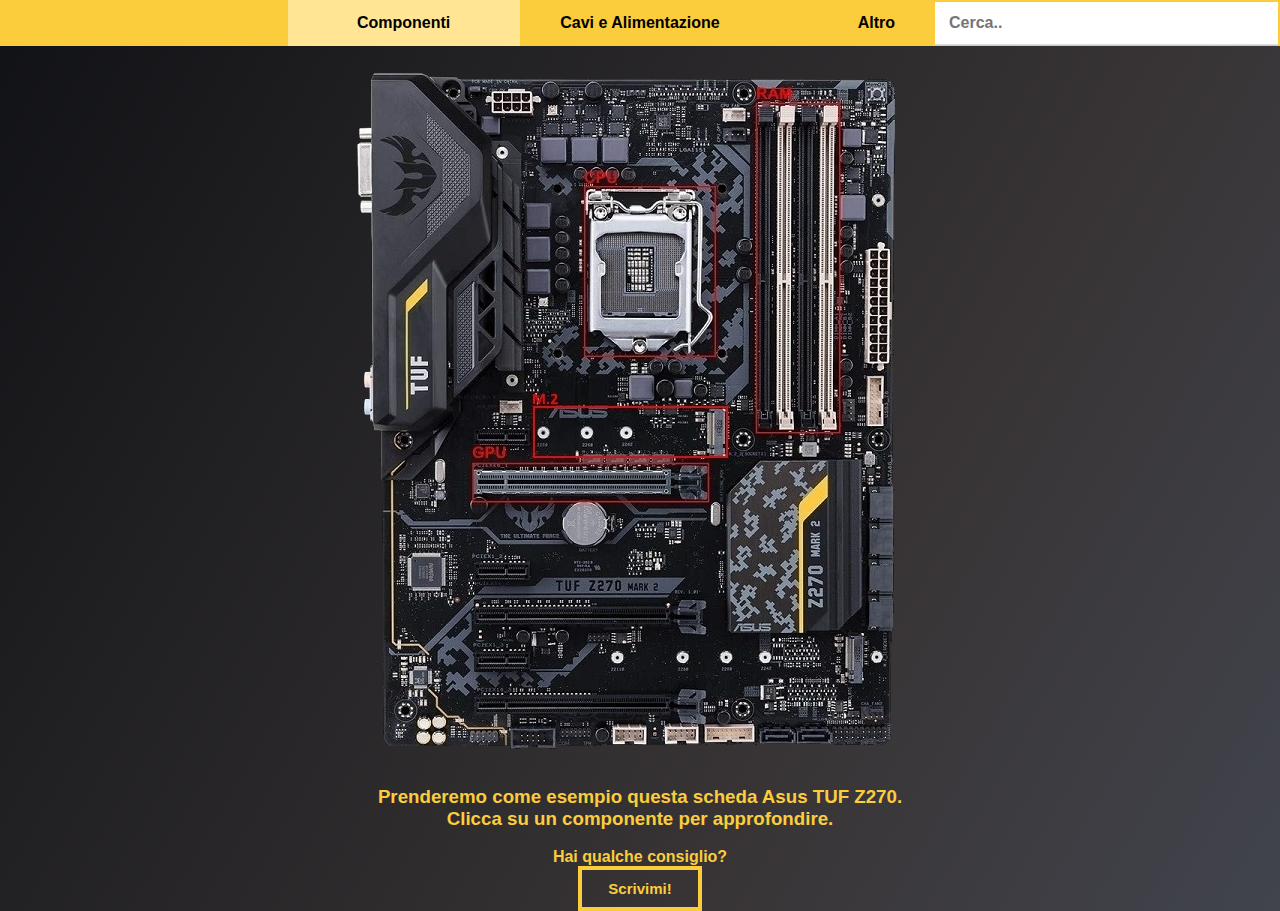
<file: source/index.html>
<html>
<head>
  <link rel="stylesheet" href="style.css">
  <title> MotherBoard </title>
</head>

<body>
  <ul> 
    <li class="dropdown active">
      <a href="index.html" class="dropbtn">Componenti</a>
      <div class="dropdown-content">
        <a href="cpu.html">Come installare una CPU</a>
        <a href="ram.html">Come installare la RAM</a>
        <a href="gpu.html">Come installare una GPU</a>
        <a href="m2.html">Come installare un M.2</a>
      </div>
    </li>
    <li class="dropdown">
      <a href="home2.html" class="dropbtn">Cavi e Alimentazione</a>
      <div class="dropdown-content">
        <a href="cavi.html#cpu">Alimentazione CPU</a>
        <a href="cavi.html#fan">Alimentazione ventole</a>
        <a href="cavi.html#mobo">Alimentazione mobo</a>
        <a href="cavi.html#sata">Connettore SATA </a>
        <a href="cavi.html#usb2">Connettore USB 2.0</a>
        <a href="cavi.html#usb3">Connettore USB 3.0</a>
        <a href="cavi.html#audio">Connettore audio</a>
        <a href="cavi.html#pin">PIN case</a>
      </div>
    </li>
    <li class="dropdown">
      <a href="home3.html" class="dropbtn">Altro</a>
      <div class="dropdown-content">
        <a href="connettori.html">Connettori</a>
        <a href="altro.html#cmos">CMOS</a>
        <a href="altro.html#reset">RESET</a>
        <a href="altro.html#south">Southbridge</a>
        <a href="altro.html#viti">Viti case</a>
      </div>
    </ul><br/><br/>

    <div class="down" style='position: fixed; right: 2px; top: 2px;'>
      <input autocomplete="off" type="text" placeholder="Cerca.." size="31" id="myInput" onkeyup="filterFunction()">
      <div id="myDropdown" class="dropcontent">       
        <a href="cpu.html">CPU</a>
        <a href="gpu.html">GPU</a>
        <a href="ram.html">RAM</a>
        <a href="m2.html">M.2</a>
        <a href="cavi.html#cpu">Alimentazione CPU</a>
        <a href="cavi.html#fan">Alimentazione ventole</a>
        <a href="cavi.html#mobo">Alimentazione mobo</a>
        <a href="cavi.html#sata">Connettore SATA</a>
        <a href="cavi.html#usb2">Connettore USB 2.0</a>
        <a href="cavi.html#usb3">Connettore USB 3.0</a>
        <a href="cavi.html#audio">Connettore audio</a>
        <a href="cavi.html#pin">PIN Case</a>
        <a href="connettori.html#usb2">USB 2.0</a>
        <a href="connettori.html#usb3">USB 3.0</a>
        <a href="connettori.html#vga">VGA</a>
        <a href="connettori.html#hdmi">HDMI</a>
        <a href="connettori.html#din">DIN</a>
        <a href="connettori.html#ethernet">ETHERNET</a>
        <a href="connettori.html#audio">Scheda audio</a>
        <a href="altro.html#cmos">CMOS</a>
        <a href="altro.html#cmos">CMOS</a>
        <a href="altro.html#reset">RESET</a>
        <a href="altro.html#south">Southbridge</a>
        <a href="altro.html#viti">Viti case</a>
      </div>
    </div>

    <script>
      function myFunction() {
        var x = document.getElementById("myDropdown");
        var y = document.getElementById("myInput").value;
        if( y == "") x.style.display = "none";
        else x.style.display = "block";
      }

      function filterFunction() {
        myFunction();
        var input, filter, ul, li, a, i;
        input = document.getElementById("myInput");
        filter = input.value.toUpperCase();
        div = document.getElementById("myDropdown");
        a = div.getElementsByTagName("a");
        for (i = 0; i < a.length; i++) {
          txtValue = a[i].textContent || a[i].innerText;
          if (txtValue.toUpperCase().indexOf(filter) > -1) {
            a[i].style.display = "";
          } else {
            a[i].style.display = "none";
          }
        }  
      }
    </script>
 
    <img src="media/mobo/Componenti.png" usemap="#image-map"> 

    <map name="image-map">
      <area href="cpu.html" coords="304,149,438,323" shape="rect">
      <area href="gpu.html" coords="194,427,430,467" shape="rect">
      <area href="ram.html" coords="476,65,564,397" shape="rect">
      <area href="m2.html"  coords="253,369,448,423" shape="rect">
    </map>

    <h3> 
      Prenderemo come esempio questa scheda Asus TUF Z270. <br/>
      Clicca su un componente per approfondire.
    </h3> <br/> 
    Hai qualche consiglio? <br/>
    <a href="email.html"> 
      <button type="button" class="button"> Scrivimi! </button> 
    </a>
  </body>
  </html>
</file>
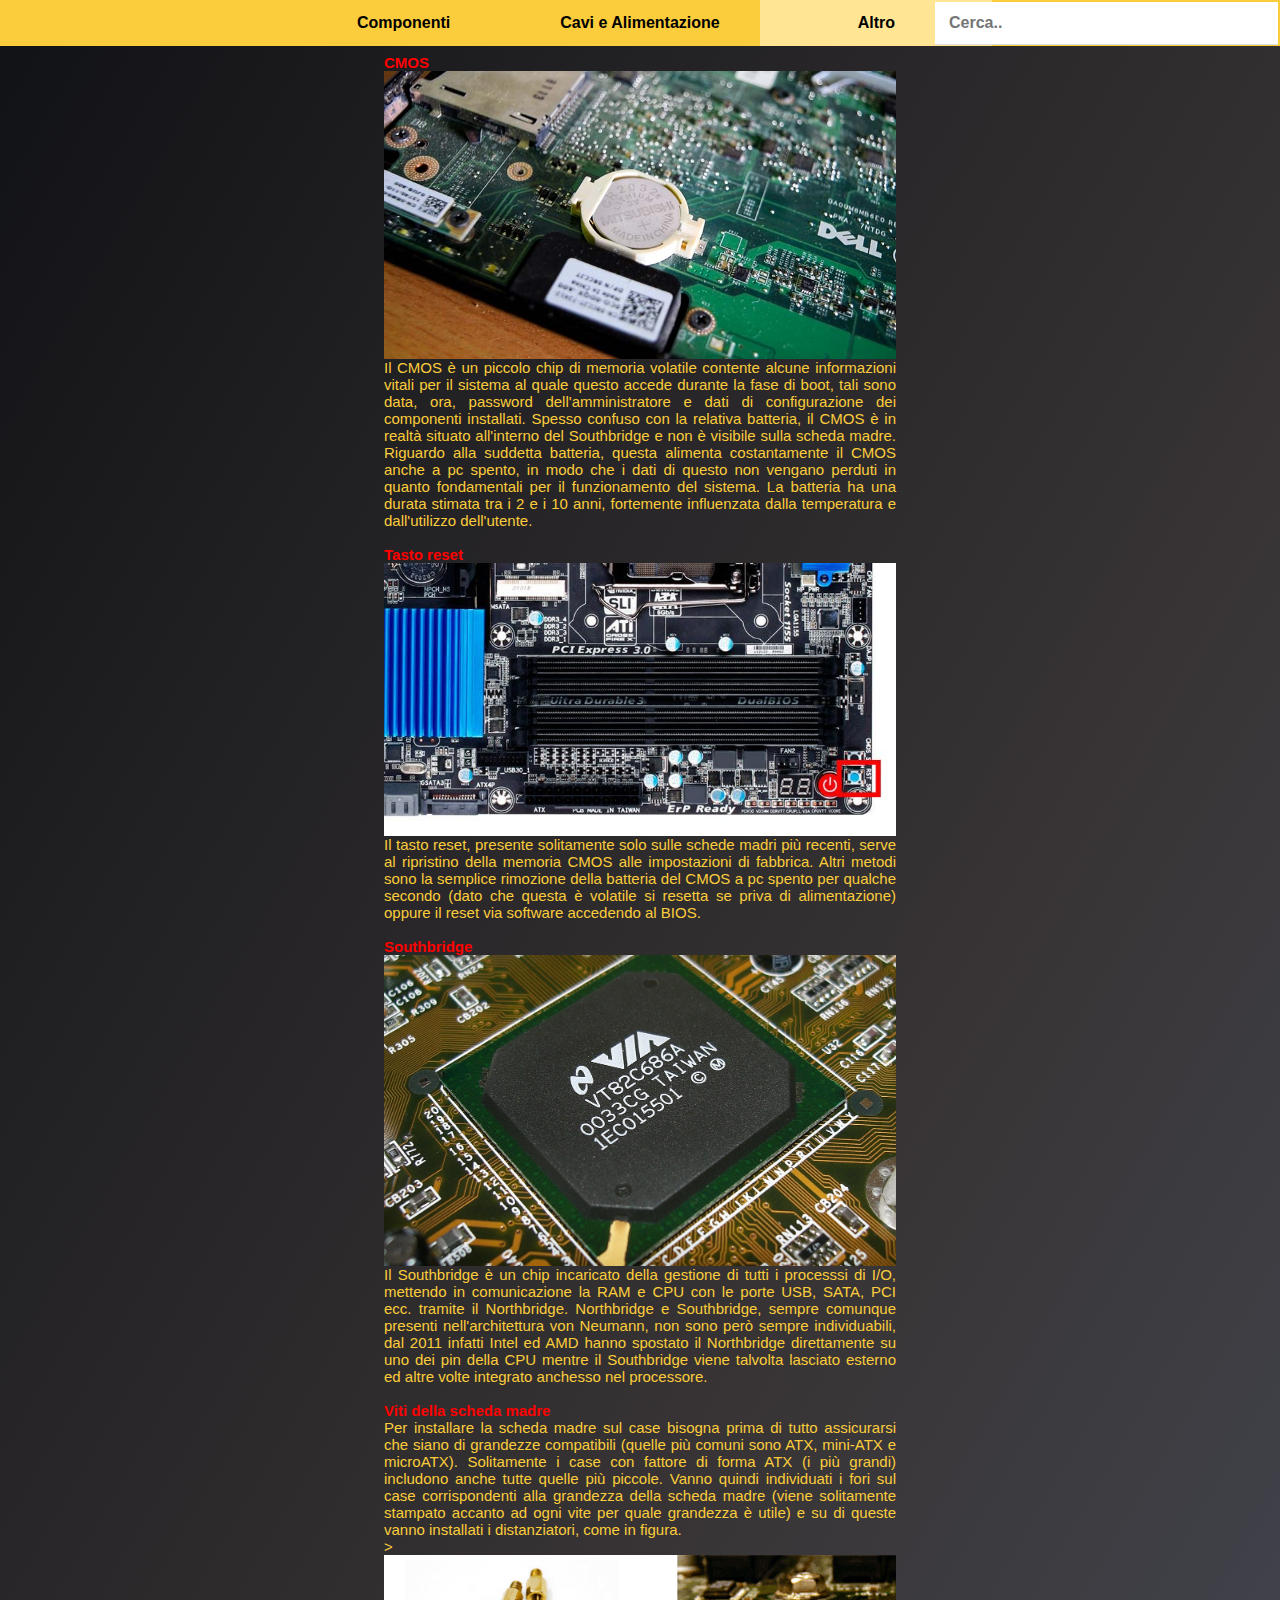
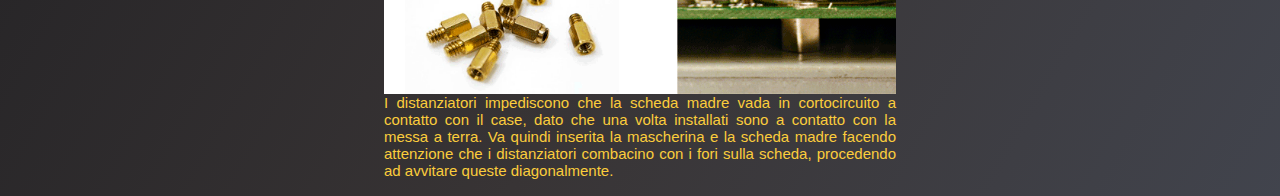
<file: source/altro.html>
<html>
<head>
  <link rel="stylesheet" href="style.css">
  <title> MotherBoard </title>

  <ul> 
    <li class="dropdown">
      <a href="index.html" class="dropbtn">Componenti</a>
      <div class="dropdown-content">
        <a href="cpu.html">Come installare una CPU</a>
        <a href="ram.html">Come installare la RAM</a>
        <a href="gpu.html">Come installare una GPU</a>
        <a href="m2.html">Come installare un M.2</a>
      </div>
    </li>
    <li class="dropdown">
      <a href="home2.html" class="dropbtn">Cavi e Alimentazione</a>
      <div class="dropdown-content">
        <a href="cavi.html#cpu">Alimentazione CPU</a>
        <a href="cavi.html#fan">Alimentazione ventole</a>
        <a href="cavi.html#mobo">Alimentazione mobo</a>
        <a href="cavi.html#sata">Connettore SATA </a>
        <a href="cavi.html#usb2">Connettore USB 2.0</a>
        <a href="cavi.html#usb3">Connettore USB 3.0</a>
        <a href="cavi.html#audio">Connettore audio</a>
        <a href="cavi.html#pin">PIN case</a>
      </div>
    </li>
    <li class="dropdown active">
      <a href="home3.html" class="dropbtn">Altro</a>
      <div class="dropdown-content">
        <a href="connettori.html">Connettori</a>
        <a href="altro.html#cmos">CMOS</a>
        <a href="altro.html#reset">RESET</a>
        <a href="altro.html#south">Southbridge</a>
        <a href="altro.html#viti">Viti case</a>
      </div>
    </ul><br/><br/><br/>

    <div class="down" style='position: fixed; right: 2px; top: 2px;'>
      <input autocomplete="off" type="text" placeholder="Cerca.." size="31" id="myInput" onkeyup="filterFunction()">
      <div id="myDropdown" class="dropcontent">       
        <a href="cpu.html">CPU</a>
        <a href="gpu.html">GPU</a>
        <a href="ram.html">RAM</a>
        <a href="m2.html">M.2</a>
        <a href="cavi.html#cpu">Alimentazione CPU</a>
        <a href="cavi.html#fan">Alimentazione ventole</a>
        <a href="cavi.html#mobo">Alimentazione mobo</a>
        <a href="cavi.html#sata">Connettore SATA</a>
        <a href="cavi.html#usb2">Connettore USB 2.0</a>
        <a href="cavi.html#usb3">Connettore USB 3.0</a>
        <a href="cavi.html#audio">Connettore audio</a>
        <a href="cavi.html#pin">PIN Case</a>
        <a href="connettori.html#usb2">USB 2.0</a>
        <a href="connettori.html#usb3">USB 3.0</a>
        <a href="connettori.html#vga">VGA</a>
        <a href="connettori.html#hdmi">HDMI</a>
        <a href="connettori.html#din">DIN</a>
        <a href="connettori.html#ethernet">ETHERNET</a>
        <a href="connettori.html#audio">Scheda audio</a>
        <a href="altro.html#cmos">CMOS</a>
        <a href="altro.html#cmos">CMOS</a>
        <a href="altro.html#reset">RESET</a>
        <a href="altro.html#south">Southbridge</a>
        <a href="altro.html#viti">Viti case</a>
      </div>
    </div>

    <script>
      function myFunction() {
        var x = document.getElementById("myDropdown");
        var y = document.getElementById("myInput").value;
        if( y == "") x.style.display = "none";
        else x.style.display = "block";
      }

      function filterFunction() {
        myFunction();
        var input, filter, ul, li, a, i;
        input = document.getElementById("myInput");
        filter = input.value.toUpperCase();
        div = document.getElementById("myDropdown");
        a = div.getElementsByTagName("a");
        for (i = 0; i < a.length; i++) {
          txtValue = a[i].textContent || a[i].innerText;
          if (txtValue.toUpperCase().indexOf(filter) > -1) {
            a[i].style.display = "";
          } else {
            a[i].style.display = "none";
          }
        }  
      }
    </script>
    <body>
    <div class="center">
      <h4> <a id="cmos"> </a> CMOS </h4>
      <img src="media/altro/battery.jpg" width=100%> <br/>
      Il CMOS &egrave; un piccolo chip di memoria volatile contente alcune informazioni vitali per il sistema al quale questo accede durante la fase di boot, tali sono data, ora, password dell'amministratore e dati di configurazione dei componenti installati. Spesso confuso con la relativa batteria, il CMOS &egrave; in realt&agrave; situato all'interno del Southbridge e non &egrave; visibile sulla scheda madre. Riguardo alla suddetta batteria, questa alimenta costantamente il CMOS anche a pc spento, in modo che i dati di questo non vengano perduti in quanto fondamentali per il funzionamento del sistema. La batteria ha una durata stimata tra i 2 e i 10 anni, fortemente influenzata dalla temperatura e dall'utilizzo dell'utente. <br/> <br/> 

      <h4> <a id="reset"> </a> Tasto reset </h4>
      <img src="media/altro/reset.jpg" width=100%> <br/> 
      Il tasto reset, presente solitamente solo sulle schede madri pi&ugrave; recenti, serve al ripristino della memoria CMOS alle impostazioni di fabbrica. Altri metodi sono la semplice rimozione della batteria del CMOS a pc spento per qualche secondo (dato che questa &egrave; volatile si resetta se priva di alimentazione) oppure il reset via software accedendo al BIOS.<br/> <br/> 

      <h4> <a id="south"> </a> Southbridge </h4>
      <img src="media/altro/south.jpg" width=100%> <br/> 
      Il Southbridge &egrave; un chip incaricato della gestione di tutti i processsi di I/O, mettendo in comunicazione la RAM e CPU con le porte USB, SATA, PCI ecc. tramite il Northbridge. Northbridge e Southbridge, sempre comunque presenti nell'architettura von Neumann, non sono per&ograve; sempre individuabili, dal 2011 infatti Intel ed AMD hanno spostato il Northbridge direttamente su uno dei pin della CPU mentre il Southbridge viene talvolta lasciato esterno ed altre volte integrato anchesso nel processore.<br/> <br/>

      <h4> <a id="viti"> </a> Viti della scheda madre </h4>
      Per installare la scheda madre sul case bisogna prima di tutto assicurarsi che siano di grandezze compatibili (quelle pi&ugrave; comuni sono ATX, mini-ATX e microATX). Solitamente i case con fattore di forma ATX (i pi&ugrave; grandi) includono anche tutte quelle pi&ugrave; piccole. Vanno quindi individuati i fori sul case corrispondenti alla grandezza della scheda madre (viene solitamente stampato accanto ad ogni vite per quale grandezza &egrave; utile) e su di queste vanno installati i distanziatori, come in figura.<br/>>
      <img src="media/altro/dist.png" width=100%> <br/> 
      I distanziatori impediscono che la scheda madre vada in cortocircuito a contatto con il case, dato che una volta installati sono a contatto con la messa a terra. Va quindi inserita la mascherina e la scheda madre facendo attenzione che i distanziatori combacino con i fori sulla scheda, procedendo ad avvitare queste diagonalmente.<br/><br/>

    </div>
  </body>
  </html>
</file>
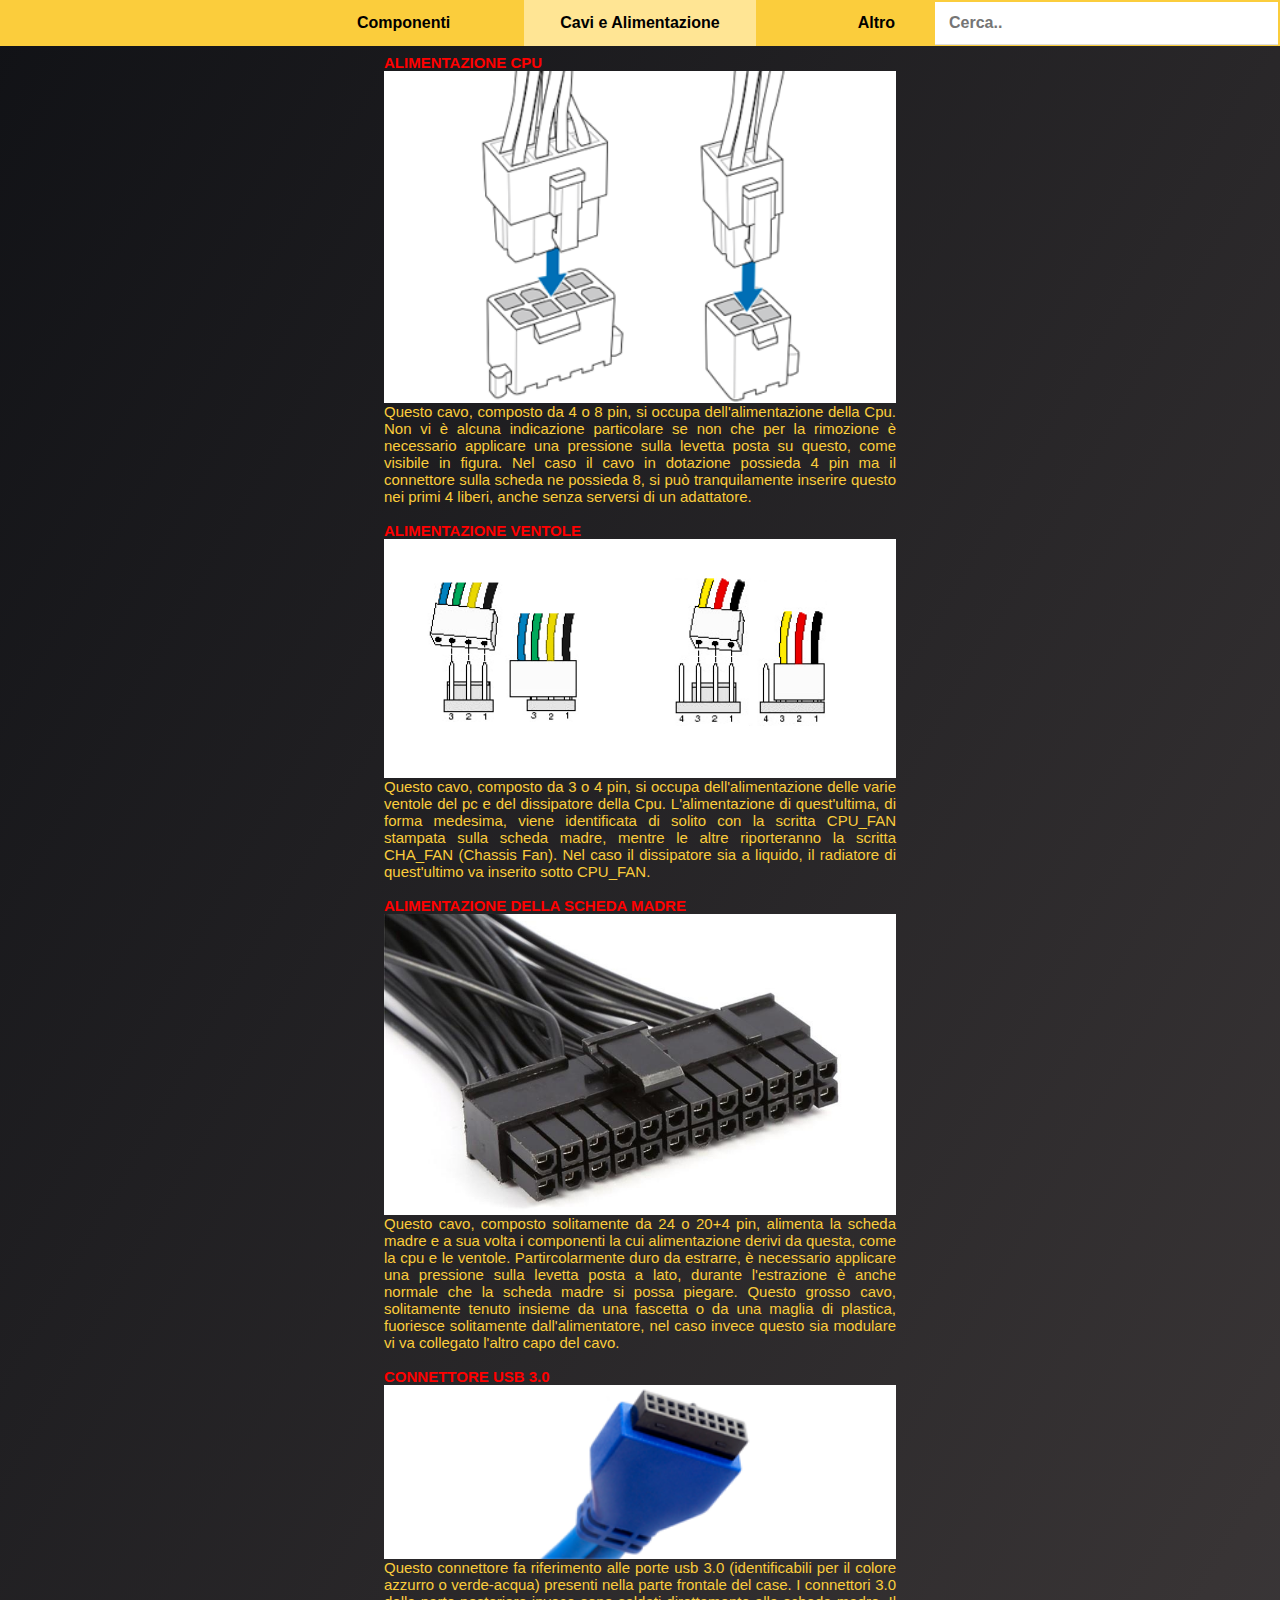
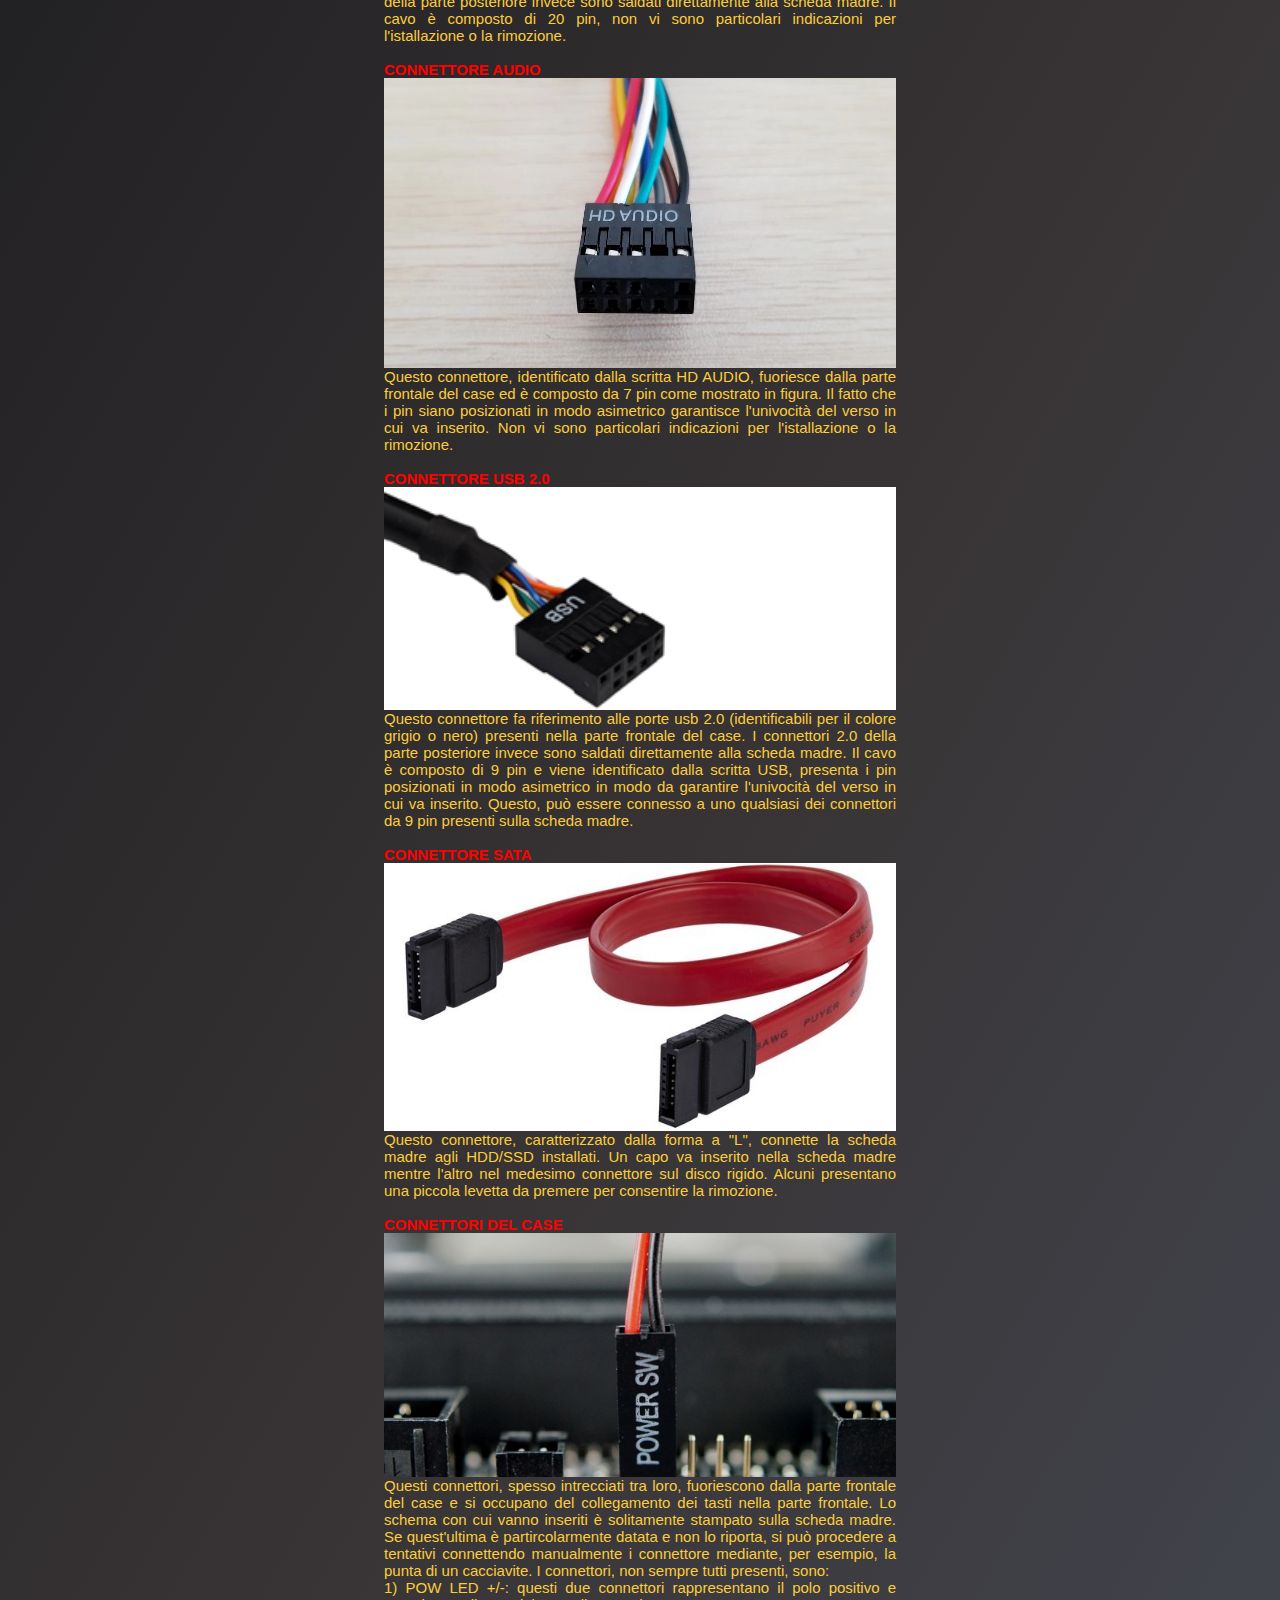
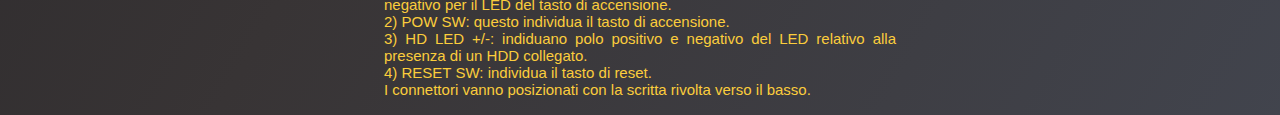
<file: source/cavi.html>
<html>
<head>
  <link rel="stylesheet" href="style.css">
  <title> MotherBoard </title>

  <ul> 
    <li class="dropdown">
      <a href="index.html" class="dropbtn">Componenti</a>
      <div class="dropdown-content">
        <a href="cpu.html">Come installare una CPU</a>
        <a href="ram.html">Come installare la RAM</a>
        <a href="gpu.html">Come installare una GPU</a>
        <a href="m2.html">Come installare un M.2</a>
      </div>
    </li>
    <li class="dropdown active">
      <a href="home2.html" class="dropbtn">Cavi e Alimentazione</a>
      <div class="dropdown-content">
        <a href="cavi.html#cpu">Alimentazione CPU</a>
        <a href="cavi.html#fan">Alimentazione ventole</a>
        <a href="cavi.html#mobo">Alimentazione mobo</a>
        <a href="cavi.html#sata">Connettore SATA </a>
        <a href="cavi.html#usb2">Connettore USB 2.0</a>
        <a href="cavi.html#usb3">Connettore USB 3.0</a>
        <a href="cavi.html#audio">Connettore audio</a>
        <a href="cavi.html#pin">PIN case</a>
      </div>
    </li>
    <li class="dropdown">
      <a href="home3.html" class="dropbtn">Altro</a>
      <div class="dropdown-content">
        <a href="connettori.html">Connettori</a>
        <a href="altro.html#cmos">CMOS</a>
        <a href="altro.html#reset">RESET</a>
        <a href="altro.html#south">Southbridge</a>
        <a href="altro.html#viti">Viti case</a>
      </div>
    </ul><br/><br/><br/>

    <div class="down" style='position: fixed; right: 2px; top: 2px;'>
      <input autocomplete="off" type="text" placeholder="Cerca.." size="31" id="myInput" onkeyup="filterFunction()">
      <div id="myDropdown" class="dropcontent">       
        <a href="cpu.html">CPU</a>
        <a href="gpu.html">GPU</a>
        <a href="ram.html">RAM</a>
        <a href="m2.html">M.2</a>
        <a href="cavi.html#cpu">Alimentazione CPU</a>
        <a href="cavi.html#fan">Alimentazione ventole</a>
        <a href="cavi.html#mobo">Alimentazione mobo</a>
        <a href="cavi.html#sata">Connettore SATA</a>
        <a href="cavi.html#usb2">Connettore USB 2.0</a>
        <a href="cavi.html#usb3">Connettore USB 3.0</a>
        <a href="cavi.html#audio">Connettore audio</a>
        <a href="cavi.html#pin">PIN Case</a>
        <a href="connettori.html#usb2">USB 2.0</a>
        <a href="connettori.html#usb3">USB 3.0</a>
        <a href="connettori.html#vga">VGA</a>
        <a href="connettori.html#hdmi">HDMI</a>
        <a href="connettori.html#din">DIN</a>
        <a href="connettori.html#ethernet">ETHERNET</a>
        <a href="connettori.html#audio">Scheda audio</a>
        <a href="altro.html#cmos">CMOS</a>
        <a href="altro.html#cmos">CMOS</a>
        <a href="altro.html#reset">RESET</a>
        <a href="altro.html#south">Southbridge</a>
        <a href="altro.html#viti">Viti case</a>
      </div>
    </div>

    <script>
      function myFunction() {
        var x = document.getElementById("myDropdown");
        var y = document.getElementById("myInput").value;
        if( y == "") x.style.display = "none";
        else x.style.display = "block";
      }

      function filterFunction() {
        myFunction();
        var input, filter, ul, li, a, i;
        input = document.getElementById("myInput");
        filter = input.value.toUpperCase();
        div = document.getElementById("myDropdown");
        a = div.getElementsByTagName("a");
        for (i = 0; i < a.length; i++) {
          txtValue = a[i].textContent || a[i].innerText;
          if (txtValue.toUpperCase().indexOf(filter) > -1) {
            a[i].style.display = "";
          } else {
            a[i].style.display = "none";
          }
        }  
      }
    </script>
    <body>
    <div class="center">
      <h4> <a id="cpu"> </a> ALIMENTAZIONE CPU </h4>
      <img src="media/cables/cpu.png" width=100%> <br/>
      Questo cavo, composto da 4 o 8 pin, si occupa dell'alimentazione della Cpu. Non vi &egrave; alcuna indicazione particolare se non che per la 
      rimozione &egrave; necessario applicare una pressione sulla levetta posta su questo, come visibile in figura. Nel caso il cavo in dotazione 
      possieda 4 pin ma il connettore sulla scheda ne possieda 8, si pu&ograve; tranquilamente inserire questo nei primi 4 liberi, anche senza 
      serversi di un adattatore.<br/><br/>

      <h4> <a id="fan"> </a> ALIMENTAZIONE VENTOLE </h4>
      <img src="media/cables/ventola.png" width=100%> <br/>
      Questo cavo, composto da 3 o 4 pin, si occupa dell'alimentazione delle varie ventole del pc e del dissipatore della Cpu. L'alimentazione di quest'ultima,
      di forma medesima, viene identificata di solito con la scritta CPU_FAN stampata sulla scheda madre, mentre le altre riporteranno
      la scritta CHA_FAN (Chassis Fan). Nel caso il dissipatore sia a liquido, il radiatore di quest'ultimo va inserito sotto CPU_FAN.<br/><br/>

      <h4> <a id="mobo"> </a> ALIMENTAZIONE DELLA SCHEDA MADRE </h4>
      <img src="media/cables/mobo.jpg" width=100%> <br/>
      Questo cavo, composto solitamente da 24 o 20+4 pin, alimenta la scheda madre e a sua volta i componenti la cui alimentazione derivi da questa, come la cpu e le ventole.
      Partircolarmente duro da estrarre, &egrave; necessario applicare una pressione sulla levetta posta a lato, durante l'estrazione &egrave; anche normale che la scheda madre si possa piegare.
      Questo grosso cavo, solitamente tenuto insieme da una fascetta o da una maglia di plastica, fuoriesce solitamente dall'alimentatore, 
      nel caso invece questo sia modulare vi va collegato l'altro capo del cavo.<br/><br/>

      <h4> <a id="usb3"> </a> CONNETTORE USB 3.0 </h4>
      <img src="media/cables/usb3.png" width=100%> <br/> 
      Questo connettore fa riferimento alle porte usb 3.0 (identificabili per il colore azzurro o verde-acqua) presenti nella parte frontale del case. I connettori 3.0 della parte
      posteriore invece sono saldati direttamente alla scheda madre. Il cavo &egrave; composto di 20 pin, non vi sono particolari indicazioni per l'istallazione o la rimozione.<br/><br/>

      <h4> <a id="audio"> </a> CONNETTORE AUDIO </h4>
      <img src="media/cables/audio.png" width=100%> <br/>
      Questo connettore, identificato dalla scritta HD AUDIO, fuoriesce dalla parte frontale del case ed &egrave; composto da 7 pin come mostrato in figura.
      Il fatto che i pin siano posizionati in modo asimetrico garantisce l'univocit&agrave; del verso in cui va inserito.
      Non vi sono particolari indicazioni per l'istallazione o la rimozione.<br/><br/>

      <h4> <a id="usb2"> </a> CONNETTORE USB 2.0 </h4>
      <img src="media/cables/usb2.png" width=100%> <br/>
      Questo connettore fa riferimento alle porte usb 2.0 (identificabili per il colore grigio o nero) presenti nella parte frontale del case. I connettori 2.0 della parte
      posteriore invece sono saldati direttamente alla scheda madre. Il cavo &egrave; composto di 9 pin e viene identificato dalla scritta USB, presenta i pin posizionati in modo asimetrico 
      in modo da garantire l'univocit&agrave; del verso in cui va inserito. Questo, pu&ograve; essere connesso a uno qualsiasi dei connettori da 9 pin presenti sulla scheda madre.<br/><br/>

      <h4> <a id="sata"> </a> CONNETTORE SATA </h4>
      <img src="media/cables/sata.jpg" width=100%> <br/> 
      Questo connettore, caratterizzato dalla forma a "L", connette la scheda madre agli HDD/SSD installati. Un capo va inserito nella scheda madre mentre
      l'altro nel medesimo connettore sul disco rigido. Alcuni presentano una piccola levetta da premere per consentire la rimozione.<br/><br/>

      <h4> <a id="pin"> </a> CONNETTORI DEL CASE</h4>
      <img src="media/cables/pin.jpg" width=100%> <br/> 
      Questi connettori, spesso intrecciati tra loro, fuoriescono dalla parte frontale del case e si occupano del collegamento dei tasti nella parte frontale. Lo schema con cui vanno inseriti
      &egrave; solitamente stampato sulla scheda madre. Se quest'ultima &egrave; partircolarmente datata e non lo riporta, si pu&ograve; procedere a tentativi connettendo manualmente i connettore mediante, 
      per esempio, la punta di un cacciavite. I connettori, non sempre tutti presenti, sono: <br/>
      1) POW LED +/-: questi due connettori rappresentano il polo positivo e negativo per il LED del tasto di accensione. <br/>
      2) POW SW: questo individua il tasto di accensione.<br/>
      3) HD LED +/-: indiduano polo positivo e negativo del LED relativo alla presenza di un HDD collegato.<br/>
      4) RESET SW: individua il tasto di reset. <br/>
      I connettori vanno posizionati con la scritta rivolta verso il basso.<br/><br/>
    </div>
  </body>
  </html>
</file>
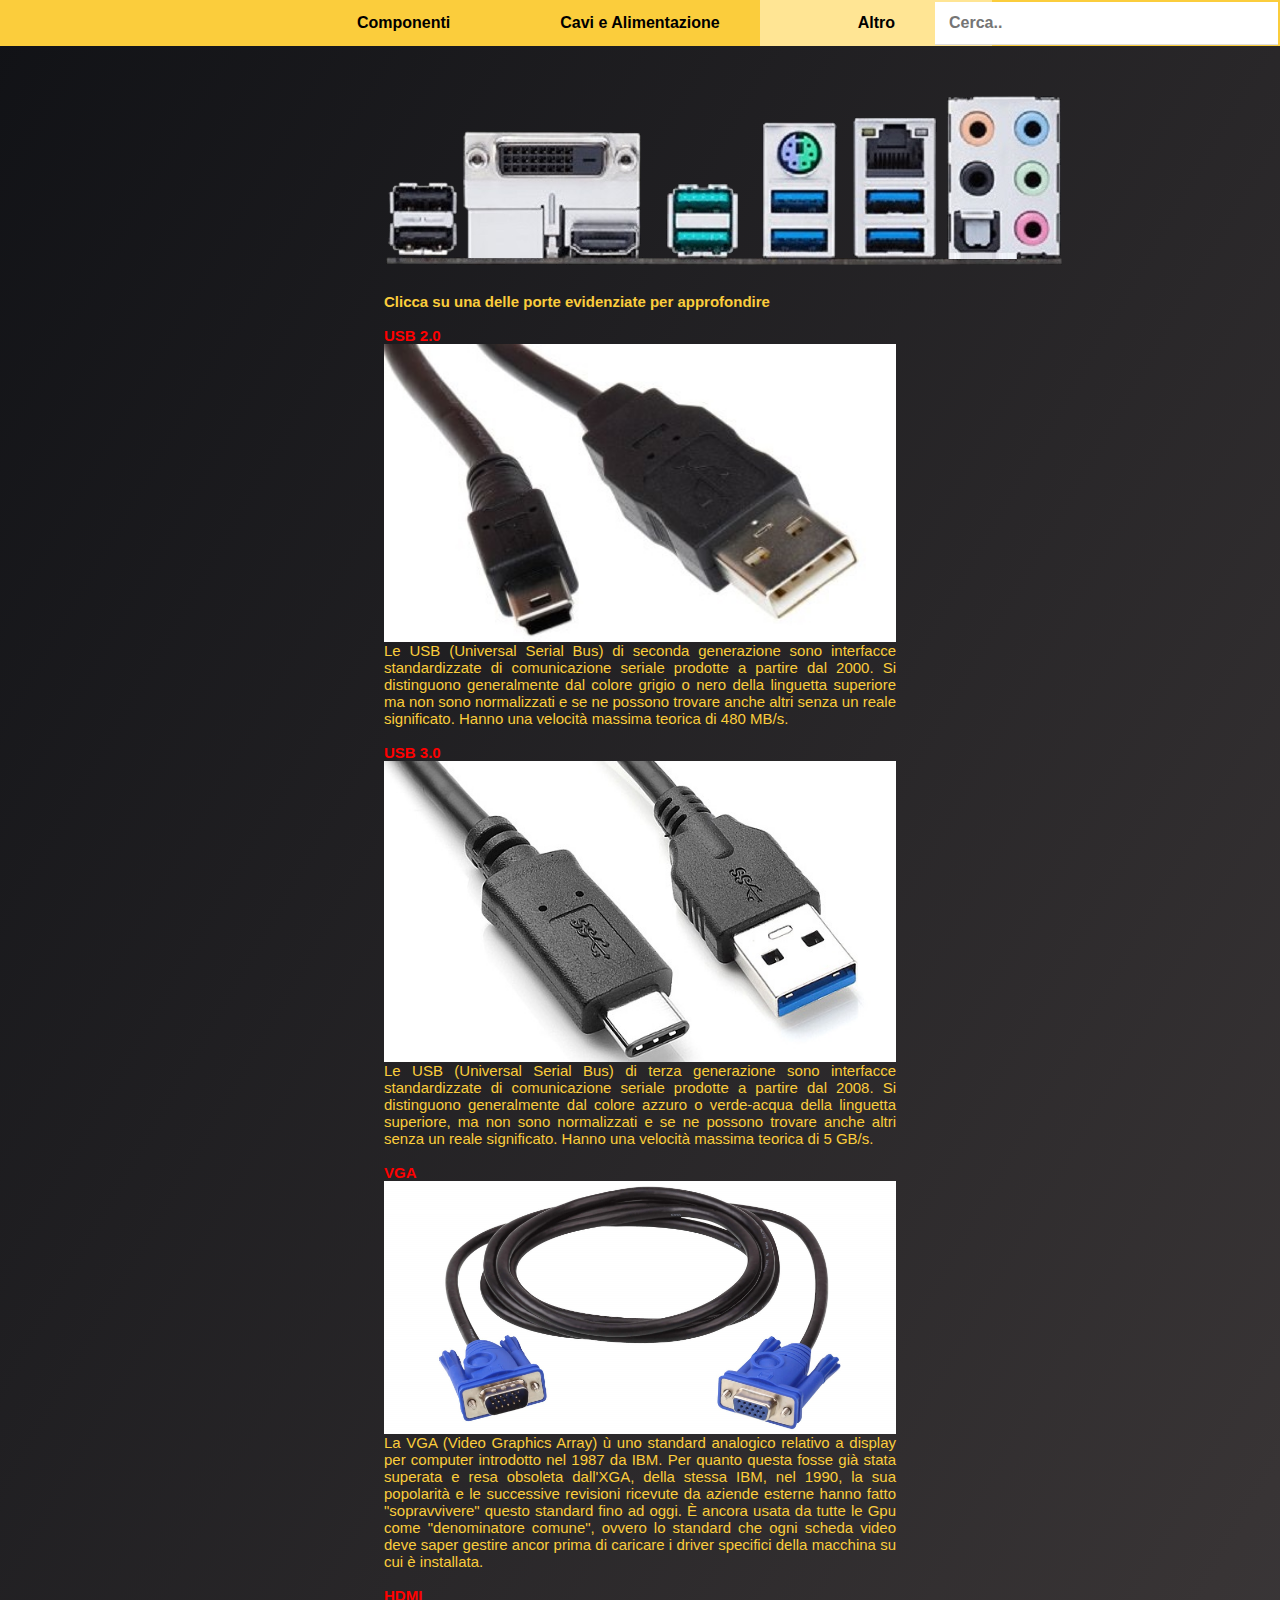
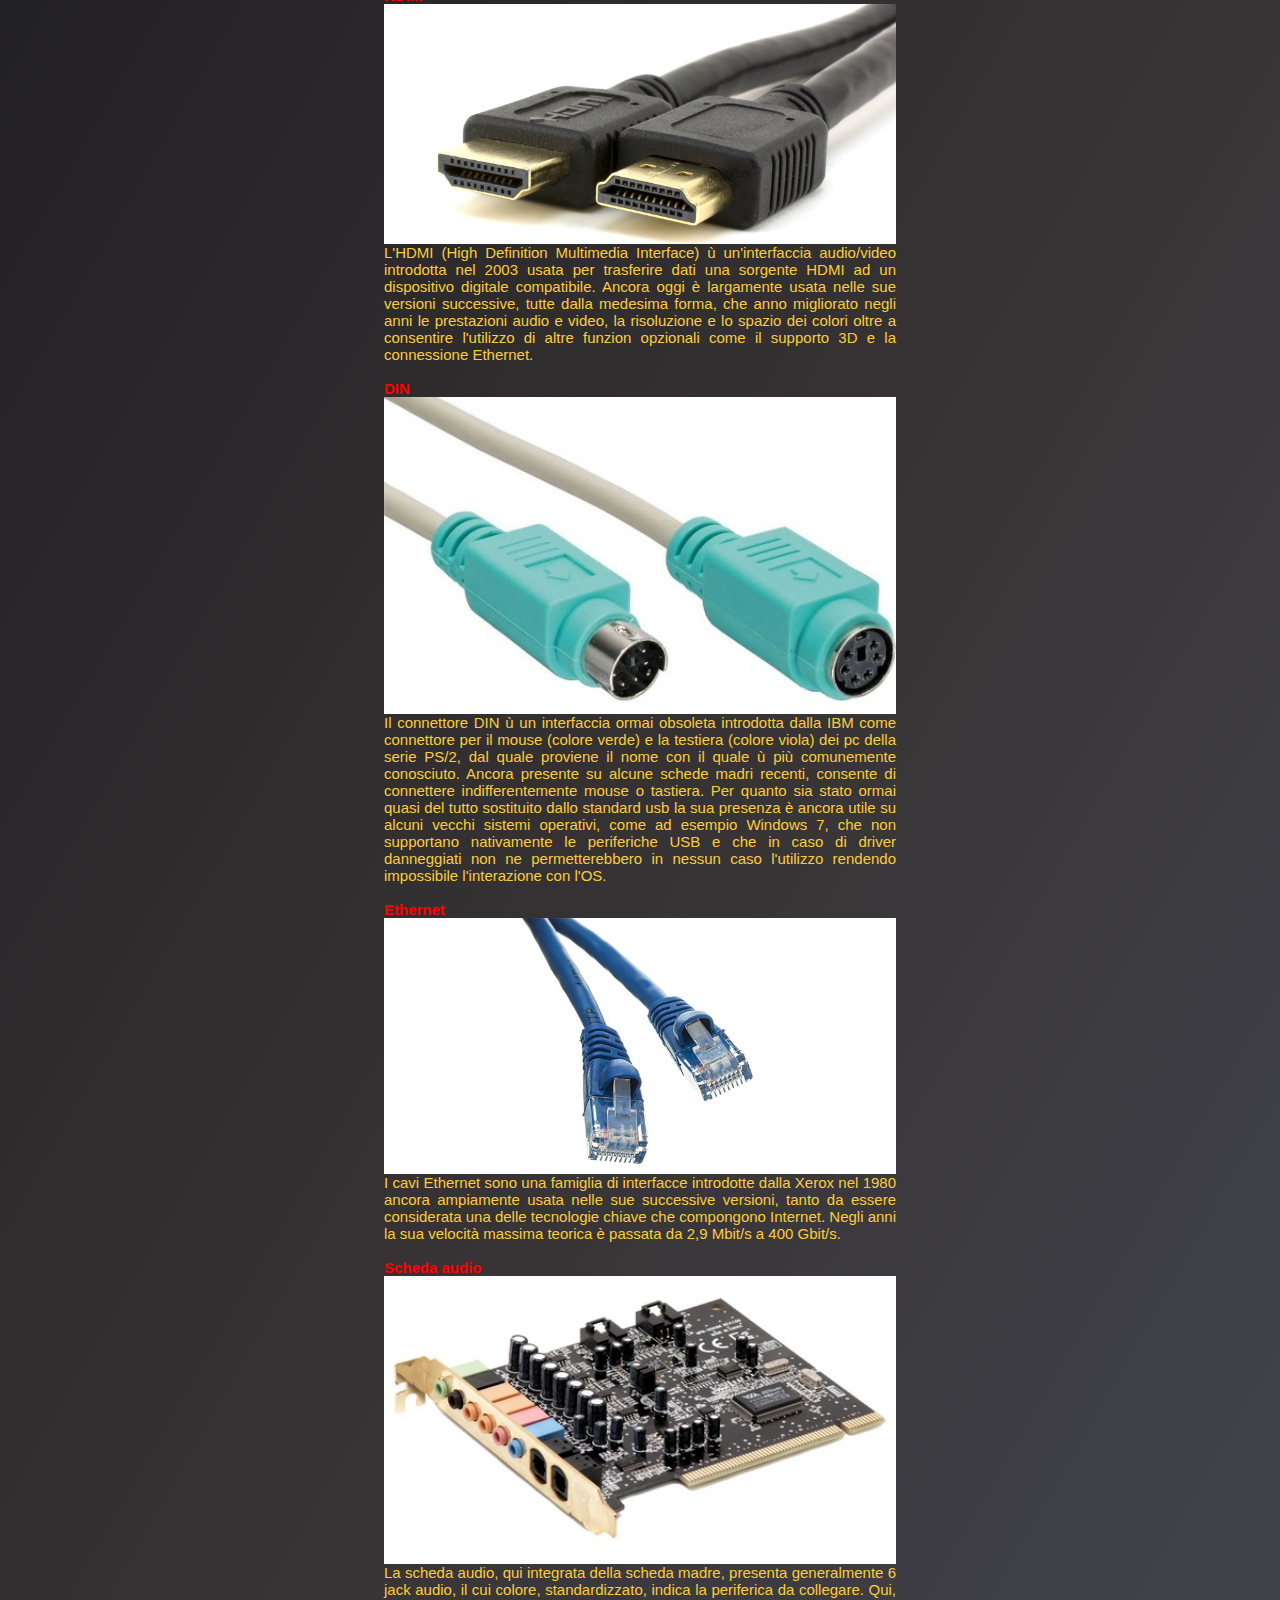
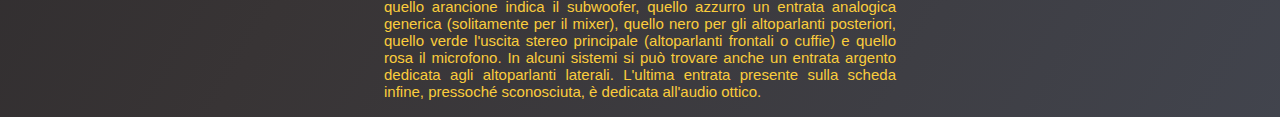
<file: source/connettori.html>
<html>
<head>
  <link rel="stylesheet" href="style.css">
  <title> MotherBoard </title>

  <ul> 
    <li class="dropdown">
      <a href="index.html" class="dropbtn">Componenti</a>
      <div class="dropdown-content">
        <a href="cpu.html">Come installare una CPU</a>
        <a href="ram.html">Come installare la RAM</a>
        <a href="gpu.html">Come installare una GPU</a>
        <a href="m2.html">Come installare un M.2</a>
      </div>
    </li>
    <li class="dropdown">
      <a href="home2.html" class="dropbtn">Cavi e Alimentazione</a>
      <div class="dropdown-content">
        <a href="cavi.html#cpu">Alimentazione CPU</a>
        <a href="cavi.html#fan">Alimentazione ventole</a>
        <a href="cavi.html#mobo">Alimentazione mobo</a>
        <a href="cavi.html#sata">Connettore SATA </a>
        <a href="cavi.html#usb2">Connettore USB 2.0</a>
        <a href="cavi.html#usb3">Connettore USB 3.0</a>
        <a href="cavi.html#audio">Connettore audio</a>
        <a href="cavi.html#pin">PIN case</a>
      </div>
    </li>
    <li class="dropdown active">
      <a href="home3.html" class="dropbtn">Altro</a>
      <div class="dropdown-content">
        <a href="connettori.html">Connettori</a>
        <a href="altro.html#cmos">CMOS</a>
        <a href="altro.html#reset">RESET</a>
        <a href="altro.html#south">Southbridge</a>
        <a href="altro.html#viti">Viti case</a>
      </div>
    </ul><br/><br/><br/>

    <div class="down" style='position: fixed; right: 2px; top: 2px;'>
      <input autocomplete="off" type="text" placeholder="Cerca.." size="31" id="myInput" onkeyup="filterFunction()">
      <div id="myDropdown" class="dropcontent">       
        <a href="cpu.html">CPU</a>
        <a href="gpu.html">GPU</a>
        <a href="ram.html">RAM</a>
        <a href="m2.html">M.2</a>
        <a href="cavi.html#cpu">Alimentazione CPU</a>
        <a href="cavi.html#fan">Alimentazione ventole</a>
        <a href="cavi.html#mobo">Alimentazione mobo</a>
        <a href="cavi.html#sata">Connettore SATA</a>
        <a href="cavi.html#usb2">Connettore USB 2.0</a>
        <a href="cavi.html#usb3">Connettore USB 3.0</a>
        <a href="cavi.html#audio">Connettore audio</a>
        <a href="cavi.html#pin">PIN Case</a>
        <a href="connettori.html#usb2">USB 2.0</a>
        <a href="connettori.html#usb3">USB 3.0</a>
        <a href="connettori.html#vga">VGA</a>
        <a href="connettori.html#hdmi">HDMI</a>
        <a href="connettori.html#din">DIN</a>
        <a href="connettori.html#ethernet">ETHERNET</a>
        <a href="connettori.html#audio">Scheda audio</a>
        <a href="altro.html#cmos">CMOS</a>
        <a href="altro.html#cmos">CMOS</a>
        <a href="altro.html#reset">RESET</a>
        <a href="altro.html#south">Southbridge</a>
        <a href="altro.html#viti">Viti case</a>
      </div>
    </div>   

    <script>

      function myFunction() {
        var x = document.getElementById("myDropdown");
        var y = document.getElementById("myInput").value;
        if( y == "") x.style.display = "none";
        else x.style.display = "block";
      }

      function filterFunction() {
        myFunction();
        var input, filter, ul, li, a, i;
        input = document.getElementById("myInput");
        filter = input.value.toUpperCase();
        div = document.getElementById("myDropdown");
        a = div.getElementsByTagName("a");
        for (i = 0; i < a.length; i++) {
          txtValue = a[i].textContent || a[i].innerText;
          if (txtValue.toUpperCase().indexOf(filter) > -1) {
            a[i].style.display = "";
          } else {
            a[i].style.display = "none";
          }
        }  
      }
    </script>

  <body>
    <div class="center">
      <center> <img src="media/altro/connettori.png" usemap="#image-map"> </center>

      <map name="image-map">
        <area href="connettori.html#usb2" coords="7,128,76,201" shape="rect">
        <area href="connettori.html#vga" coords="80,78,256,132" shape="rect">
        <area href="connettori.html#hdmi" coords="182,169,255,203" shape="rect">
        <area href="connettori.html#usb3" coords="284,130,552,202" shape="rect">
        <area href="connettori.html#ps2" coords="380,68,451,128" shape="rect">
        <area href="connettori.html#ethernet" coords="470,65,550,129" shape="rect">
        <area href="connettori.html#audio" coords="565,43,674,200" shape="rect">
      </map>

      <b> Clicca su una delle porte evidenziate per approfondire <br/> <br/> </b>
      
      <button onclick="topFunction()" id="myBtn" >Torna su</button>
<script>
var mybutton = document.getElementById("myBtn");

window.onscroll = function() {scrollFunction()};

function scrollFunction() {
  if (document.body.scrollTop > 200 || document.documentElement.scrollTop > 20) {
    mybutton.style.display = "block";
  } else {
    mybutton.style.display = "none";
  }
}

function topFunction() {
  document.body.scrollTop = 0;
  document.documentElement.scrollTop = 0;
}
</script>      
      
      <h4> <a id="usb2"> </a> USB 2.0 </h4>
      <img src="media/altro/usb2.jpg" width=100%> <br/> 
      Le USB (Universal Serial Bus) di seconda generazione sono interfacce standardizzate di comunicazione seriale prodotte a partire dal 2000.
      Si distinguono generalmente dal colore grigio o nero della linguetta superiore ma non sono normalizzati e se ne possono trovare anche 
      altri senza un reale significato. Hanno una velocit&agrave; massima teorica di 480 MB/s.<br/> <br/> 

      <h4> <a id="usb3"> </a> USB 3.0 </h4>
      <img src="media/altro/usb3.jpg" width=100%> <br/> 
      Le USB (Universal Serial Bus) di terza generazione sono interfacce standardizzate di comunicazione seriale prodotte a partire dal 2008.
      Si distinguono generalmente dal colore azzuro o verde-acqua della linguetta superiore, ma non sono normalizzati e se ne possono trovare anche 
      altri senza un reale significato. Hanno una velocit&agrave; massima teorica di 5 GB/s.<br/> <br/> 

      <h4> <a id="vga"> </a> VGA </h4>
      <img src="media/altro/vga.jpg" width=100%> <br/> 
      La VGA (Video Graphics Array) &ugrave; uno standard analogico relativo a display per computer introdotto nel 1987 da IBM. Per quanto questa fosse gi&agrave; stata
      superata e resa obsoleta dall'XGA, della stessa IBM, nel 1990, la sua popolarit&agrave; e le successive revisioni ricevute da aziende
      esterne hanno fatto "sopravvivere" questo standard fino ad oggi. &Egrave; ancora usata da tutte le Gpu come "denominatore comune", ovvero lo
      standard che ogni scheda video deve saper gestire ancor prima di caricare i driver specifici della macchina su cui &egrave; installata.<br/> <br/> 

      <h4> <a id="hdmi"> </a> HDMI </h4>
      <img src="media/altro/hdmi.jpg" width=100%> <br/>
      L'HDMI (High Definition Multimedia Interface) &ugrave; un'interfaccia audio/video introdotta nel 2003 usata per trasferire dati una sorgente HDMI 
      ad un dispositivo digitale compatibile. Ancora oggi &egrave; largamente usata nelle sue versioni successive, tutte dalla medesima forma,
      che anno migliorato negli anni le prestazioni audio e video, la risoluzione e lo spazio dei colori oltre a consentire l'utilizzo di altre 
      funzion opzionali come il supporto 3D e la connessione Ethernet.<br/> <br/> 

      <h4> <a id="ps2"> </a> DIN </h4>
      <img src="media/altro/ps2.jpg" width=100%> <br/>
      Il connettore DIN &ugrave; un interfaccia ormai obsoleta introdotta dalla IBM come connettore per il mouse (colore verde)
      e la testiera (colore viola) dei pc della serie PS/2, dal quale proviene il nome con il quale &ugrave; pi&ugrave; comunemente conosciuto. Ancora presente 
      su alcune schede madri recenti, consente di connettere indifferentemente mouse o tastiera. Per quanto sia stato ormai quasi del tutto sostituito dallo 
      standard usb la sua presenza &egrave; ancora utile su alcuni vecchi sistemi operativi, come ad esempio Windows 7, che non supportano nativamente le   periferiche USB  
      e che in caso di driver danneggiati non ne permetterebbero in nessun caso l'utilizzo rendendo impossibile l'interazione con l'OS.<br/> <br/> 
      
      <h4> <a id="ethernet"> </a> Ethernet </h4>
      <img src="media/altro/ethernet.jpg" width=100%> <br/>
      I cavi Ethernet sono una famiglia di interfacce introdotte dalla Xerox nel 1980 ancora ampiamente usata nelle sue successive versioni, tanto
      da essere considerata una delle tecnologie chiave che compongono Internet. Negli anni la sua velocit&agrave; massima teorica &egrave; passata da 2,9 Mbit/s a 400 Gbit/s.<br/> <br/> 

      <h4> <a id="audio"> </a> Scheda audio </h4>
      <img src="media/altro/audio.jpg" width=100%> <br/> 
      La scheda audio, qui integrata della scheda madre, presenta generalmente 6 jack audio, il cui colore, standardizzato, indica la periferica da collegare.
      Qui, quello arancione indica il subwoofer, quello azzurro un entrata analogica generica (solitamente per il mixer), quello nero per gli altoparlanti posteriori, quello verde l'uscita stereo principale (altoparlanti frontali o cuffie) e quello rosa il microfono. In alcuni sistemi si pu&ograve; trovare anche un entrata argento dedicata agli altoparlanti laterali. L'ultima entrata presente sulla scheda infine, pressoch&eacute; sconosciuta, &egrave; dedicata all'audio ottico.<br/> <br/> 
     
    </div>

  </body>
  </html>
</file>
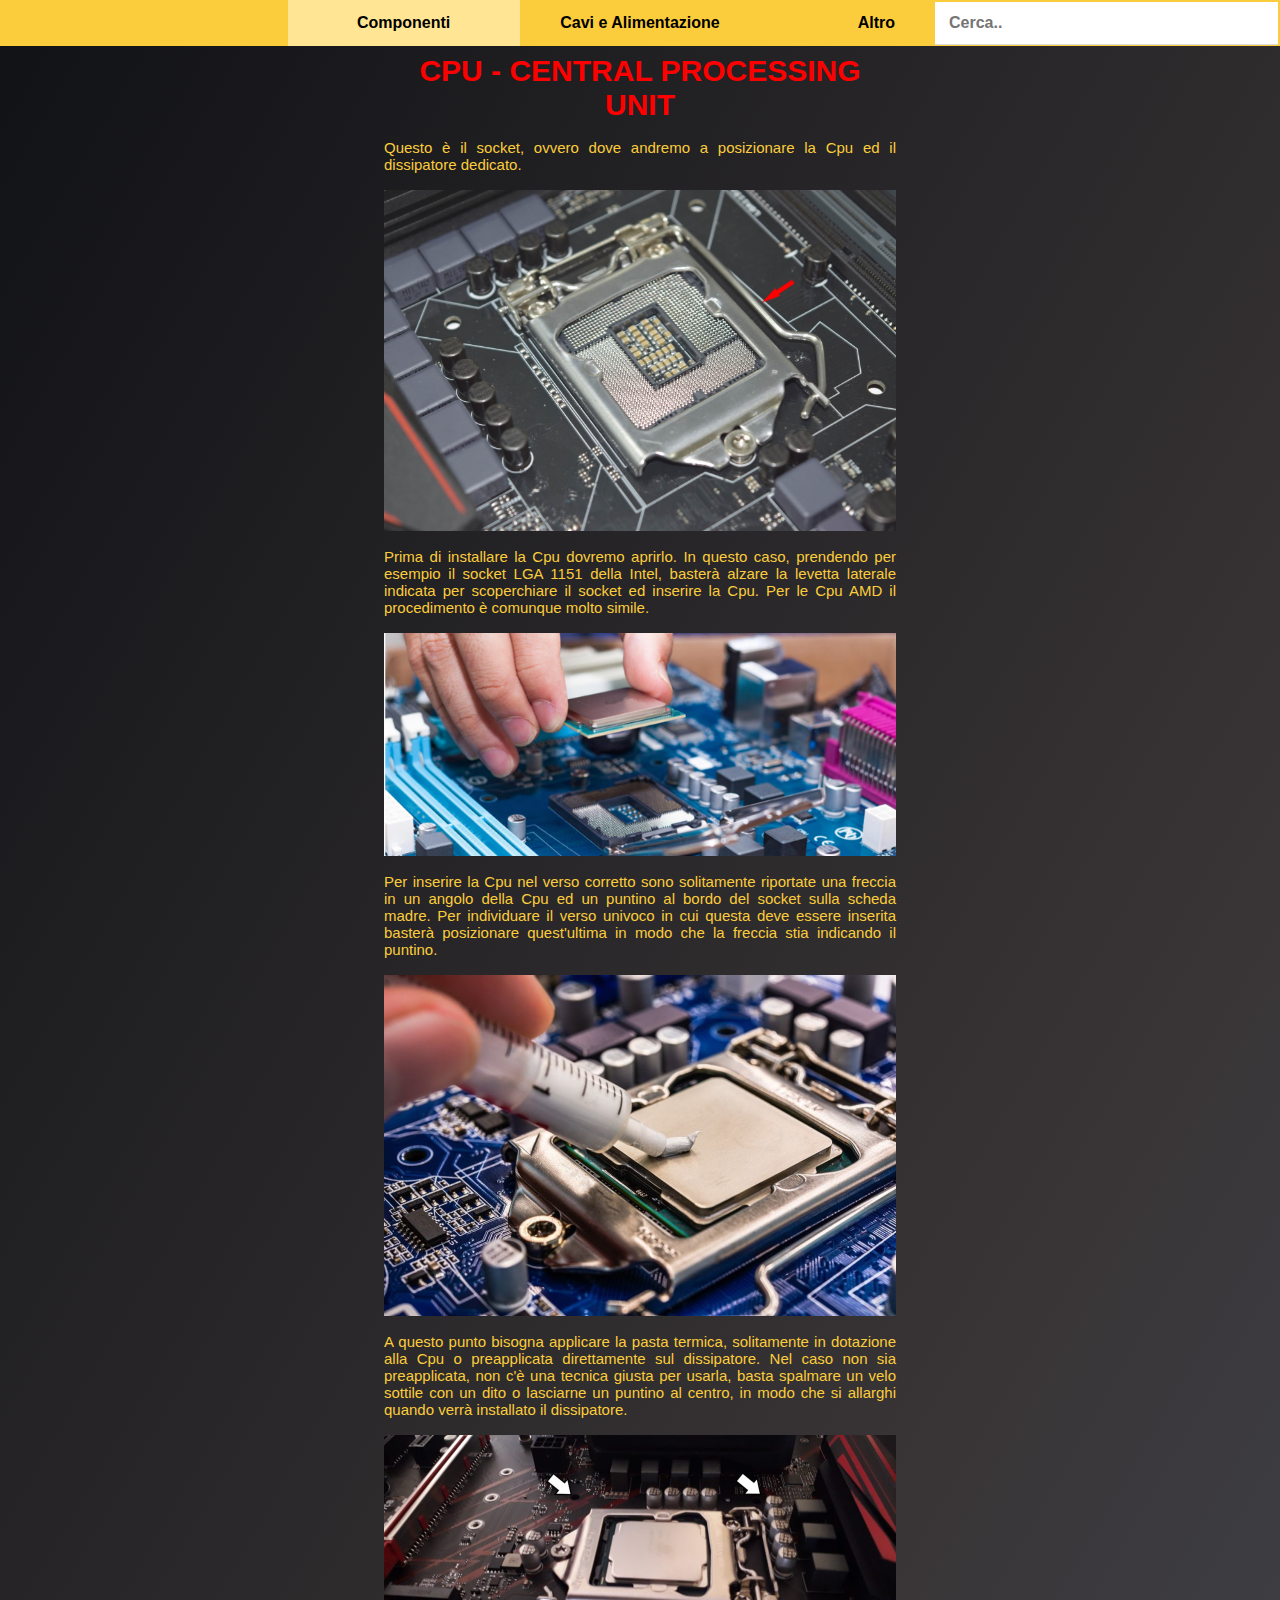
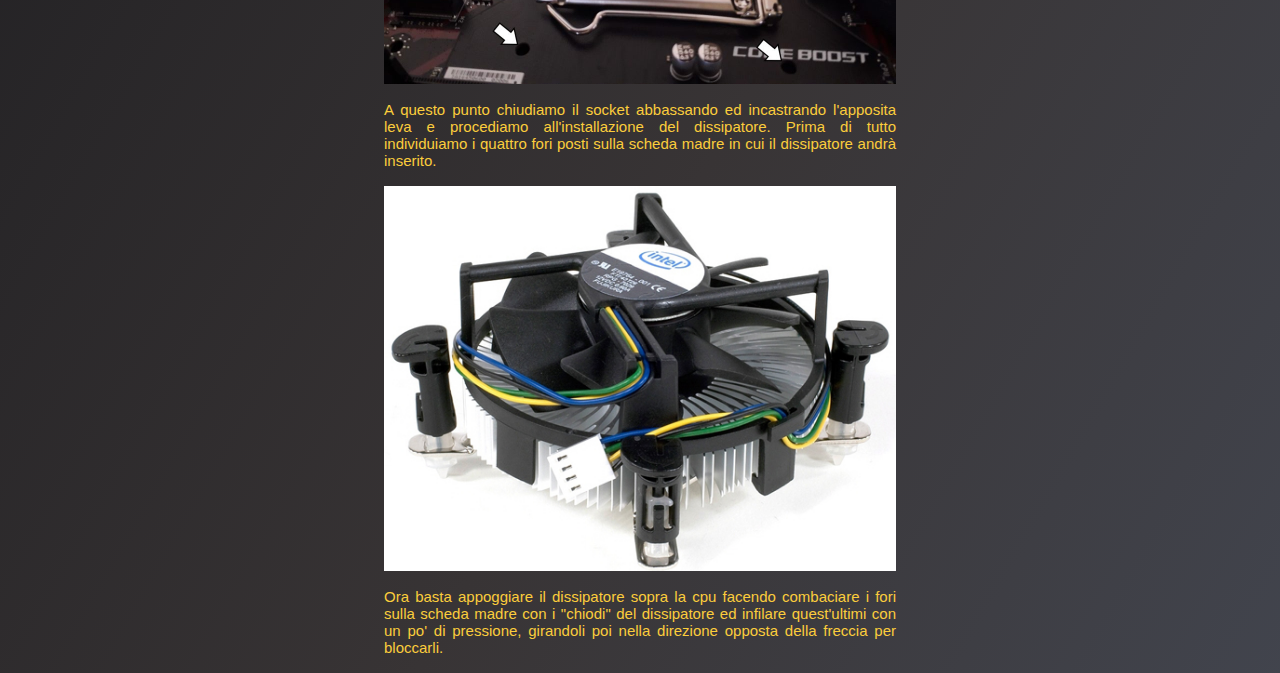
<file: source/cpu.html>
<html>
<head>
  <link rel="stylesheet" href="style.css">
  <title> MotherBoard </title>

  <ul> 
    <li class="dropdown active">
      <a href="index.html" class="dropbtn">Componenti</a>
      <div class="dropdown-content">
        <a href="cpu.html">Come installare una CPU</a>
        <a href="ram.html">Come installare la RAM</a>
        <a href="gpu.html">Come installare una GPU</a>
        <a href="m2.html">Come installare un M.2</a>
      </div>
    </li>
    <li class="dropdown">
      <a href="home2.html" class="dropbtn">Cavi e Alimentazione</a>
      <div class="dropdown-content">
        <a href="cavi.html#cpu">Alimentazione CPU</a>
        <a href="cavi.html#fan">Alimentazione ventole</a>
        <a href="cavi.html#mobo">Alimentazione mobo</a>
        <a href="cavi.html#sata">Connettore SATA </a>
        <a href="cavi.html#usb2">Connettore USB 2.0</a>
        <a href="cavi.html#usb3">Connettore USB 3.0</a>
        <a href="cavi.html#audio">Connettore audio</a>
        <a href="cavi.html#pin">PIN case</a>
      </div>
    </li>
    <li class="dropdown">
      <a href="home3.html" class="dropbtn">Altro</a>
      <div class="dropdown-content">
        <a href="connettori.html">Connettori</a>
        <a href="altro.html#cmos">CMOS</a>
        <a href="altro.html#reset">RESET</a>
        <a href="altro.html#south">Southbridge</a>
        <a href="altro.html#viti">Viti case</a>
      </div>
    </ul><br/><br/><br/>

    <div class="down" style='position: fixed; right: 2px; top: 2px;'>
      <input autocomplete="off" type="text" placeholder="Cerca.." size="31" id="myInput" onkeyup="filterFunction()">
      <div id="myDropdown" class="dropcontent">       
        <a href="cpu.html">CPU</a>
        <a href="gpu.html">GPU</a>
        <a href="ram.html">RAM</a>
        <a href="m2.html">M.2</a>
        <a href="cavi.html#cpu">Alimentazione CPU</a>
        <a href="cavi.html#fan">Alimentazione ventole</a>
        <a href="cavi.html#mobo">Alimentazione mobo</a>
        <a href="cavi.html#sata">Connettore SATA</a>
        <a href="cavi.html#usb2">Connettore USB 2.0</a>
        <a href="cavi.html#usb3">Connettore USB 3.0</a>
        <a href="cavi.html#audio">Connettore audio</a>
        <a href="cavi.html#pin">PIN Case</a>
        <a href="connettori.html#usb2">USB 2.0</a>
        <a href="connettori.html#usb3">USB 3.0</a>
        <a href="connettori.html#vga">VGA</a>
        <a href="connettori.html#hdmi">HDMI</a>
        <a href="connettori.html#din">DIN</a>
        <a href="connettori.html#ethernet">ETHERNET</a>
        <a href="connettori.html#audio">Scheda audio</a>
        <a href="altro.html#cmos">CMOS</a>
        <a href="altro.html#cmos">CMOS</a>
        <a href="altro.html#reset">RESET</a>
        <a href="altro.html#south">Southbridge</a>
        <a href="altro.html#viti">Viti case</a>
      </div>
    </div>

    <script>
      function myFunction() {
        var x = document.getElementById("myDropdown");
        var y = document.getElementById("myInput").value;
        if( y == "") x.style.display = "none";
        else x.style.display = "block";
      }

      function filterFunction() {
        myFunction();
        var input, filter, ul, li, a, i;
        input = document.getElementById("myInput");
        filter = input.value.toUpperCase();
        div = document.getElementById("myDropdown");
        a = div.getElementsByTagName("a");
        for (i = 0; i < a.length; i++) {
          txtValue = a[i].textContent || a[i].innerText;
          if (txtValue.toUpperCase().indexOf(filter) > -1) {
            a[i].style.display = "";
          } else {
            a[i].style.display = "none";
          }
        }  
      }
    </script>
    <body>
      <div class="center">
        <h1 style="color:red"> CPU - CENTRAL PROCESSING UNIT </h1> <br/>
        Questo &egrave; il socket, ovvero dove andremo a posizionare la Cpu ed il dissipatore dedicato. <br/> <br/>
        <img src="media/cpu/socket.jpg" width=100%> <br/> <br/>
        Prima di installare la Cpu dovremo aprirlo. In questo caso, prendendo per esempio il 
        socket LGA 1151 della Intel, baster&agrave; alzare la levetta laterale indicata per scoperchiare 
        il socket ed inserire la Cpu. Per le Cpu AMD il procedimento &egrave; comunque molto simile.<br/> <br/>
        <img src="media/cpu/cpu.png" width=100%> <br/> <br/>
        Per inserire la Cpu nel verso corretto sono solitamente riportate una freccia in un 
        angolo della Cpu ed un puntino al bordo del socket sulla scheda madre. Per 
        individuare il verso univoco in cui questa deve essere inserita baster&agrave; posizionare 
        quest'ultima in modo che la freccia stia indicando il puntino. <br/> <br/>
        <img src="media/cpu/thermic.jpg" width=100%> <br/> <br/>
        A questo punto bisogna applicare la pasta termica, solitamente in dotazione alla Cpu 
        o preapplicata direttamente sul dissipatore. Nel caso non sia preapplicata, non c'&egrave; una 
        tecnica giusta per usarla, basta spalmare un velo sottile con un dito o lasciarne un 
        puntino al centro, in modo che si allarghi quando verr&agrave; installato il dissipatore.<br/> <br/>
        <img src="media/cpu/dissipatore.jpg" width=100%> <br/> <br/>
        A questo punto chiudiamo il socket abbassando ed incastrando l'apposita leva e 
        procediamo all'installazione del dissipatore. Prima di tutto individuiamo i quattro fori 
        posti sulla scheda madre in cui il dissipatore andr&agrave; inserito. <br/> <br/>
        <img src="media/cpu/dissipatore2.jpg" width=100%> <br/> <br/>
        Ora basta appoggiare il dissipatore sopra la cpu facendo combaciare i fori sulla
        scheda madre con i "chiodi" del dissipatore ed infilare quest'ultimi con un po' di
        pressione, girandoli poi nella direzione opposta della freccia per bloccarli.<br/> <br/>
      </div>
    </body>
    </html>
</file>
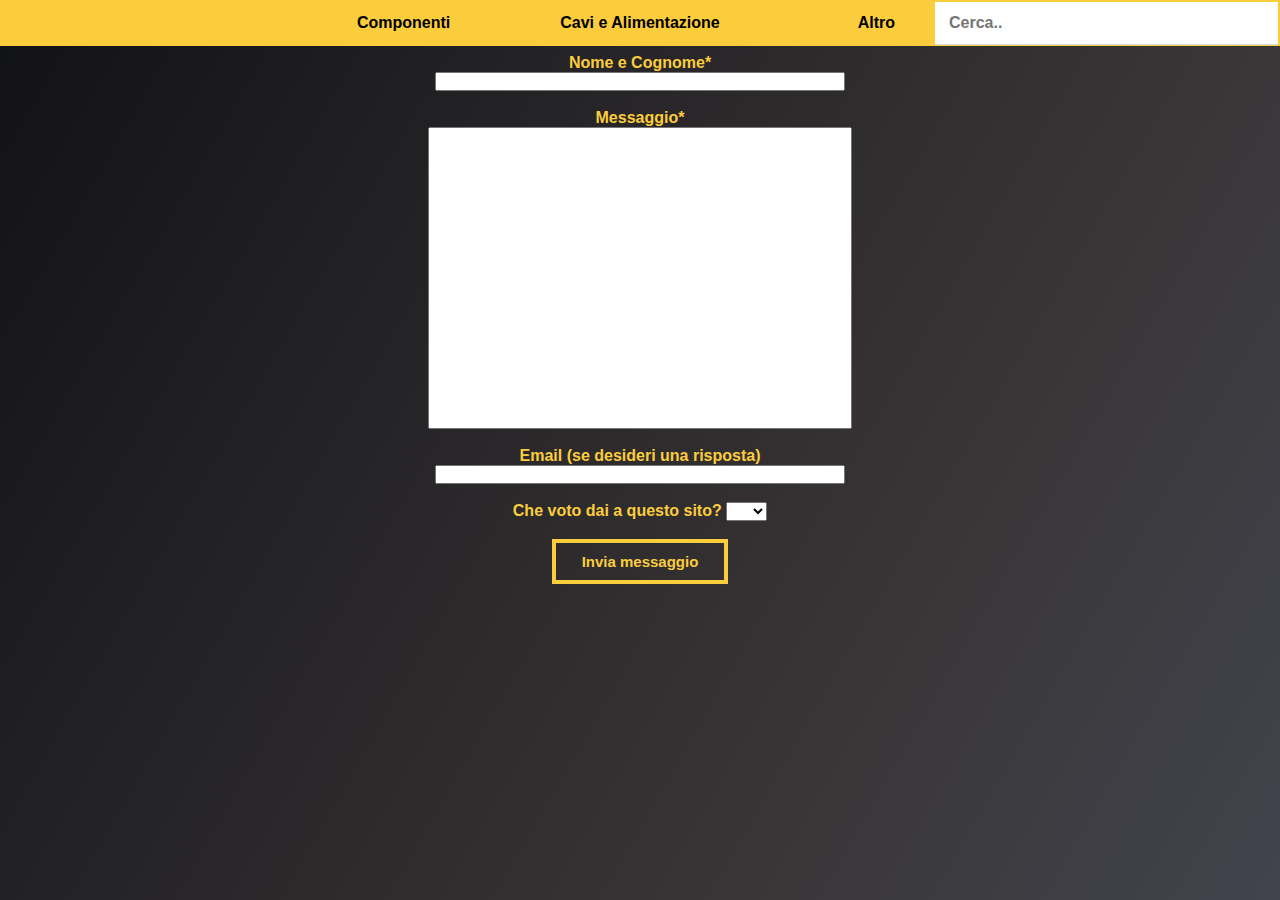
<file: source/email.html>
<html>
<head>
  <link rel="stylesheet" href="style.css">
  <title> MotherBoard </title>

  <ul> 
    <li class="dropdown">
      <a href="index.html" class="dropbtn">Componenti</a>
      <div class="dropdown-content">
        <a href="cpu.html">Come installare una CPU</a>
        <a href="ram.html">Come installare la RAM</a>
        <a href="gpu.html">Come installare una GPU</a>
        <a href="m2.html">Come installare un M.2</a>
      </div>
    </li>
    <li class="dropdown">
      <a href="home2.html" class="dropbtn">Cavi e Alimentazione</a>
      <div class="dropdown-content">
        <a href="cavi.html#cpu">Alimentazione CPU</a>
        <a href="cavi.html#fan">Alimentazione ventole</a>
        <a href="cavi.html#mobo">Alimentazione mobo</a>
        <a href="cavi.html#sata">Connettore SATA </a>
        <a href="cavi.html#usb2">Connettore USB 2.0</a>
        <a href="cavi.html#usb3">Connettore USB 3.0</a>
        <a href="cavi.html#audio">Connettore audio</a>
        <a href="cavi.html#pin">PIN case</a>
      </div>
    </li>
    <li class="dropdown">
      <a href="home3.html" class="dropbtn">Altro</a>
      <div class="dropdown-content">
        <a href="connettori.html">Connettori</a>
        <a href="altro.html#cmos">CMOS</a>
        <a href="altro.html#reset">RESET</a>
        <a href="altro.html#south">Southbridge</a>
        <a href="altro.html#viti">Viti case</a>
      </div>
    </ul><br/><br/><br/>

    <div class="down" style='position: fixed; right: 2px; top: 2px;'>
      <input autocomplete="off" type="text" placeholder="Cerca.." size="31" id="myInput" onkeyup="filterFunction()">
      <div id="myDropdown" class="dropcontent">       
        <a href="cpu.html">CPU</a>
        <a href="gpu.html">GPU</a>
        <a href="ram.html">RAM</a>
        <a href="m2.html">M.2</a>
        <a href="cavi.html#cpu">Alimentazione CPU</a>
        <a href="cavi.html#fan">Alimentazione ventole</a>
        <a href="cavi.html#mobo">Alimentazione mobo</a>
        <a href="cavi.html#sata">Connettore SATA</a>
        <a href="cavi.html#usb2">Connettore USB 2.0</a>
        <a href="cavi.html#usb3">Connettore USB 3.0</a>
        <a href="cavi.html#audio">Connettore audio</a>
        <a href="cavi.html#pin">PIN Case</a>
        <a href="connettori.html#usb2">USB 2.0</a>
        <a href="connettori.html#usb3">USB 3.0</a>
        <a href="connettori.html#vga">VGA</a>
        <a href="connettori.html#hdmi">HDMI</a>
        <a href="connettori.html#din">DIN</a>
        <a href="connettori.html#ethernet">ETHERNET</a>
        <a href="connettori.html#audio">Scheda audio</a>
        <a href="altro.html#cmos">CMOS</a>
        <a href="altro.html#cmos">CMOS</a>
        <a href="altro.html#reset">RESET</a>
        <a href="altro.html#south">Southbridge</a>
        <a href="altro.html#viti">Viti case</a>
      </div>
    </div>

    <script>
      function myFunction() {
        var x = document.getElementById("myDropdown");
        var y = document.getElementById("myInput").value;
        if( y == "") x.style.display = "none";
        else x.style.display = "block";
      }

      function filterFunction() {
        myFunction();
        var input, filter, ul, li, a, i;
        input = document.getElementById("myInput");
        filter = input.value.toUpperCase();
        div = document.getElementById("myDropdown");
        a = div.getElementsByTagName("a");
        for (i = 0; i < a.length; i++) {
          txtValue = a[i].textContent || a[i].innerText;
          if (txtValue.toUpperCase().indexOf(filter) > -1) {
            a[i].style.display = "";
          } else {
            a[i].style.display = "none";
          }
        }  
      }
    </script>
    <body>
    <form name="formmail" method="post" action="https://formspree.io/tomasoni.nicola@gmail.com">

      <label for="Nome">Nome e Cognome*</label><br/>
      <input type="text" name="Nome" size="48" required><br/><br/>
      
      <label for="Messaggio">Messaggio*</label><br/>
      <textarea name="Messaggio" cols=50 rows=20 required></textarea><br/><br/>

      <label for="Email">Email (se desideri una risposta)</label><br/>
      <input type="text" name="Email" size="48"><br/><br/>
      
      <label for="Voto">Che voto dai a questo sito?</label>
      <select name="Voto">
        <option value="Nessuno"> </option>
        <option value="5/5">5/5</option>
        <option value="4/5">4/5</option>
        <option value="3/5">3/5</option>
        <option value="2/5">2/5</option>
        <option value="1/5">1/5</option>
      </select><br/><br/>

      <input type="submit" class="button" value="Invia messaggio">

    </form>
  </body>
  </html>
</file>
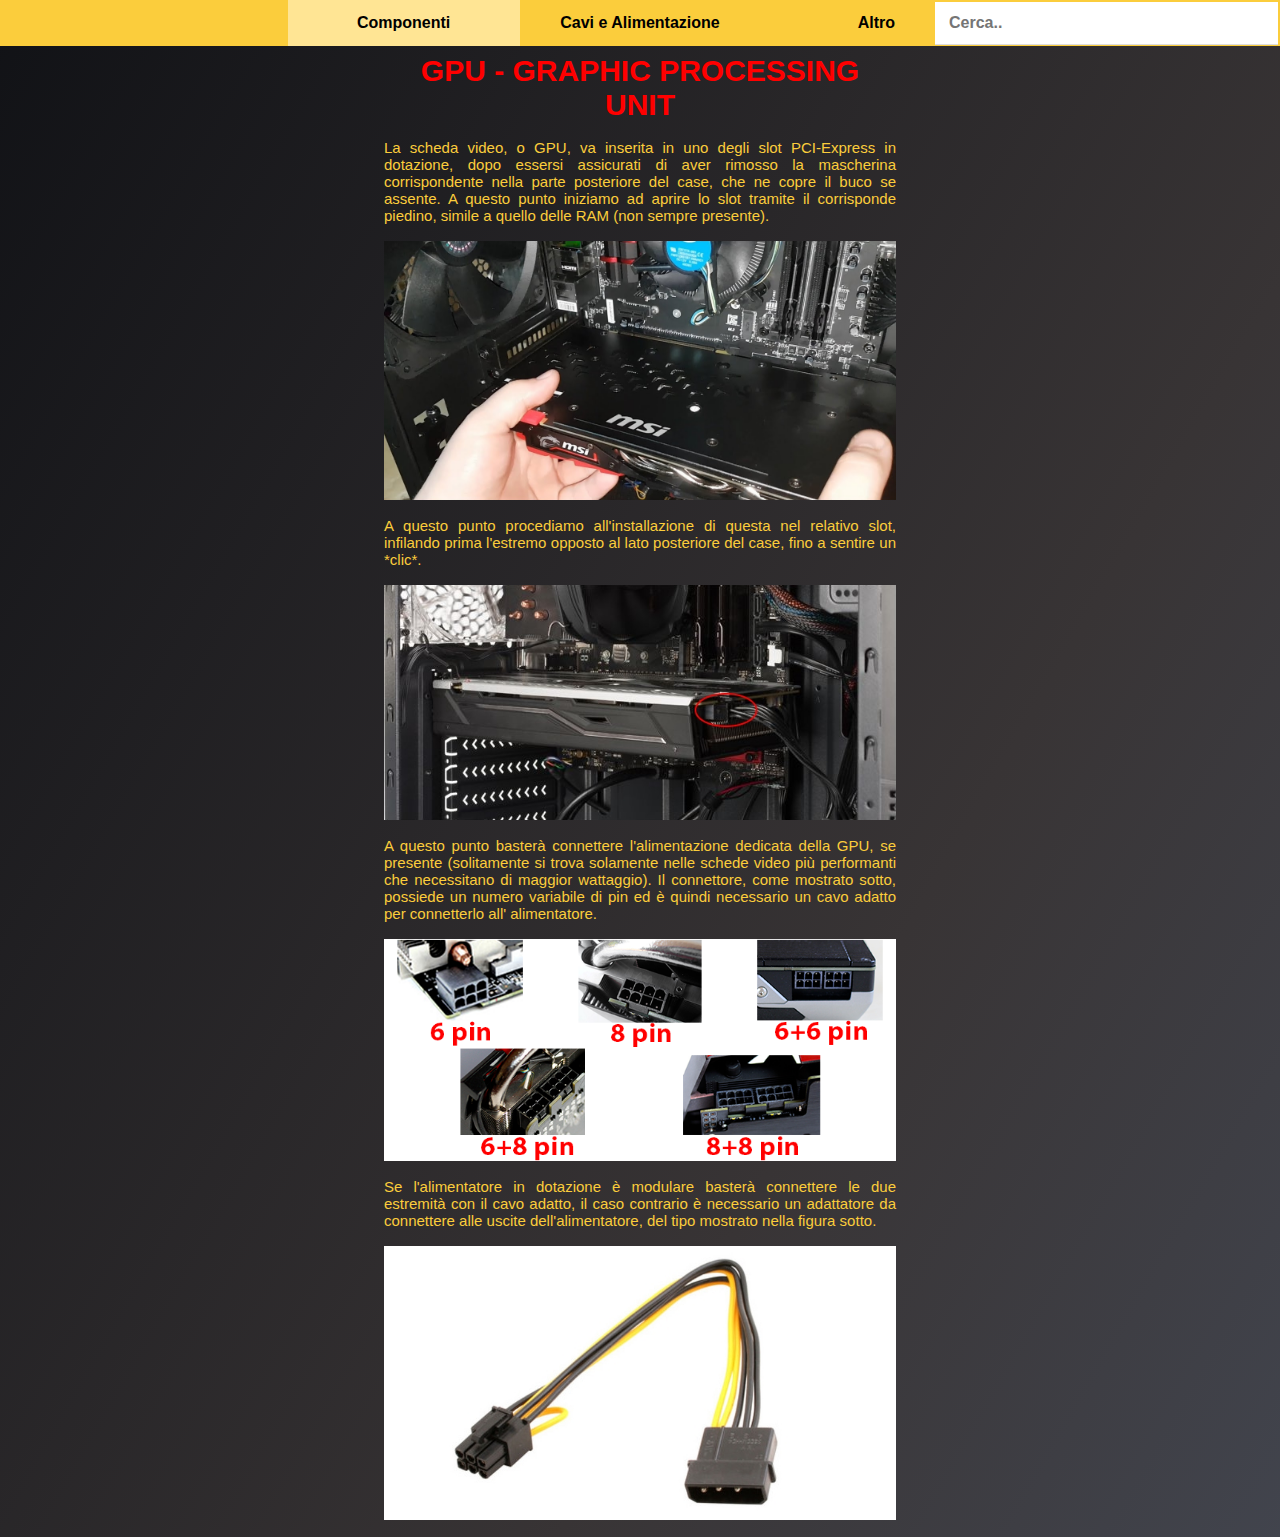
<file: source/gpu.html>
<html>
<head>
  <link rel="stylesheet" href="style.css">
  <title> MotherBoard </title>

  <ul> 
    <li class="dropdown active">
      <a href="index.html" class="dropbtn">Componenti</a>
      <div class="dropdown-content">
        <a href="cpu.html">Come installare una CPU</a>
        <a href="ram.html">Come installare la RAM</a>
        <a href="gpu.html">Come installare una GPU</a>
        <a href="m2.html">Come installare un M.2</a>
      </div>
    </li>
    <li class="dropdown">
      <a href="home2.html" class="dropbtn">Cavi e Alimentazione</a>
      <div class="dropdown-content">
        <a href="cavi.html#cpu">Alimentazione CPU</a>
        <a href="cavi.html#fan">Alimentazione ventole</a>
        <a href="cavi.html#mobo">Alimentazione mobo</a>
        <a href="cavi.html#sata">Connettore SATA </a>
        <a href="cavi.html#usb2">Connettore USB 2.0</a>
        <a href="cavi.html#usb3">Connettore USB 3.0</a>
        <a href="cavi.html#audio">Connettore audio</a>
        <a href="cavi.html#pin">PIN case</a>
      </div>
    </li>
    <li class="dropdown">
      <a href="home3.html" class="dropbtn">Altro</a>
      <div class="dropdown-content">
        <a href="connettori.html">Connettori</a>
        <a href="altro.html#cmos">CMOS</a>
        <a href="altro.html#reset">RESET</a>
        <a href="altro.html#south">Southbridge</a>
        <a href="altro.html#viti">Viti case</a>
      </div>
    </ul><br/><br/><br/>

    <div class="down" style='position: fixed; right: 2px; top: 2px;'>
      <input autocomplete="off" type="text" placeholder="Cerca.." size="31" id="myInput" onkeyup="filterFunction()">
      <div id="myDropdown" class="dropcontent">       
        <a href="cpu.html">CPU</a>
        <a href="gpu.html">GPU</a>
        <a href="ram.html">RAM</a>
        <a href="m2.html">M.2</a>
        <a href="cavi.html#cpu">Alimentazione CPU</a>
        <a href="cavi.html#fan">Alimentazione ventole</a>
        <a href="cavi.html#mobo">Alimentazione mobo</a>
        <a href="cavi.html#sata">Connettore SATA</a>
        <a href="cavi.html#usb2">Connettore USB 2.0</a>
        <a href="cavi.html#usb3">Connettore USB 3.0</a>
        <a href="cavi.html#audio">Connettore audio</a>
        <a href="cavi.html#pin">PIN Case</a>
        <a href="connettori.html#usb2">USB 2.0</a>
        <a href="connettori.html#usb3">USB 3.0</a>
        <a href="connettori.html#vga">VGA</a>
        <a href="connettori.html#hdmi">HDMI</a>
        <a href="connettori.html#din">DIN</a>
        <a href="connettori.html#ethernet">ETHERNET</a>
        <a href="connettori.html#audio">Scheda audio</a>
        <a href="altro.html#cmos">CMOS</a>
        <a href="altro.html#cmos">CMOS</a>
        <a href="altro.html#reset">RESET</a>
        <a href="altro.html#south">Southbridge</a>
        <a href="altro.html#viti">Viti case</a>
      </div>
    </div>

    <script>
      function myFunction() {
        var x = document.getElementById("myDropdown");
        var y = document.getElementById("myInput").value;
        if( y == "") x.style.display = "none";
        else x.style.display = "block";
      }

      function filterFunction() {
        myFunction();
        var input, filter, ul, li, a, i;
        input = document.getElementById("myInput");
        filter = input.value.toUpperCase();
        div = document.getElementById("myDropdown");
        a = div.getElementsByTagName("a");
        for (i = 0; i < a.length; i++) {
          txtValue = a[i].textContent || a[i].innerText;
          if (txtValue.toUpperCase().indexOf(filter) > -1) {
            a[i].style.display = "";
          } else {
            a[i].style.display = "none";
          }
        }  
      }
    </script>
    <body>
    <div class="center">
      <h1 style="color:red"> GPU - GRAPHIC PROCESSING UNIT</h1> <br/>
      La scheda video, o GPU, va inserita in uno degli slot PCI-Express in dotazione, dopo essersi assicurati di aver rimosso la mascherina corrispondente nella
      parte posteriore del case, che ne copre il buco se assente. A questo punto iniziamo ad aprire lo slot tramite il corrisponde piedino, simile a quello delle RAM 
      (non sempre presente). <br/> <br/>
      <img src="media/gpu/gpu0.jpg" width=100%> <br/> <br/>
      A questo punto procediamo all'installazione di questa nel relativo slot, infilando prima l'estremo opposto al lato posteriore del case, fino a sentire un *clic*. <br/> <br/>
      <img src="media/gpu/gpu1.jpg" width=100%> <br/> <br/>
      A questo punto baster&agrave; connettere l'alimentazione dedicata della GPU, se presente (solitamente si trova solamente nelle schede video pi&ugrave; performanti che
      necessitano di maggior wattaggio). Il connettore, come mostrato sotto, possiede un numero variabile di pin ed &egrave; quindi necessario un cavo adatto per connetterlo all' 
      alimentatore. <br/> <br/>
      <img src="media/gpu/gpu2.png" width=100%> <br/> <br/>
      Se l'alimentatore in dotazione &egrave; modulare baster&agrave; connettere le due estremit&agrave; con il cavo adatto, il caso contrario &egrave; necessario un adattatore da connettere alle uscite dell'alimentatore,
      del tipo mostrato nella figura sotto. <br/> <br/>
      <img src="media/gpu/gpu3.jpg" width=100%> <br/> <br/>
    </div>
  </body>
  </html>
</file>
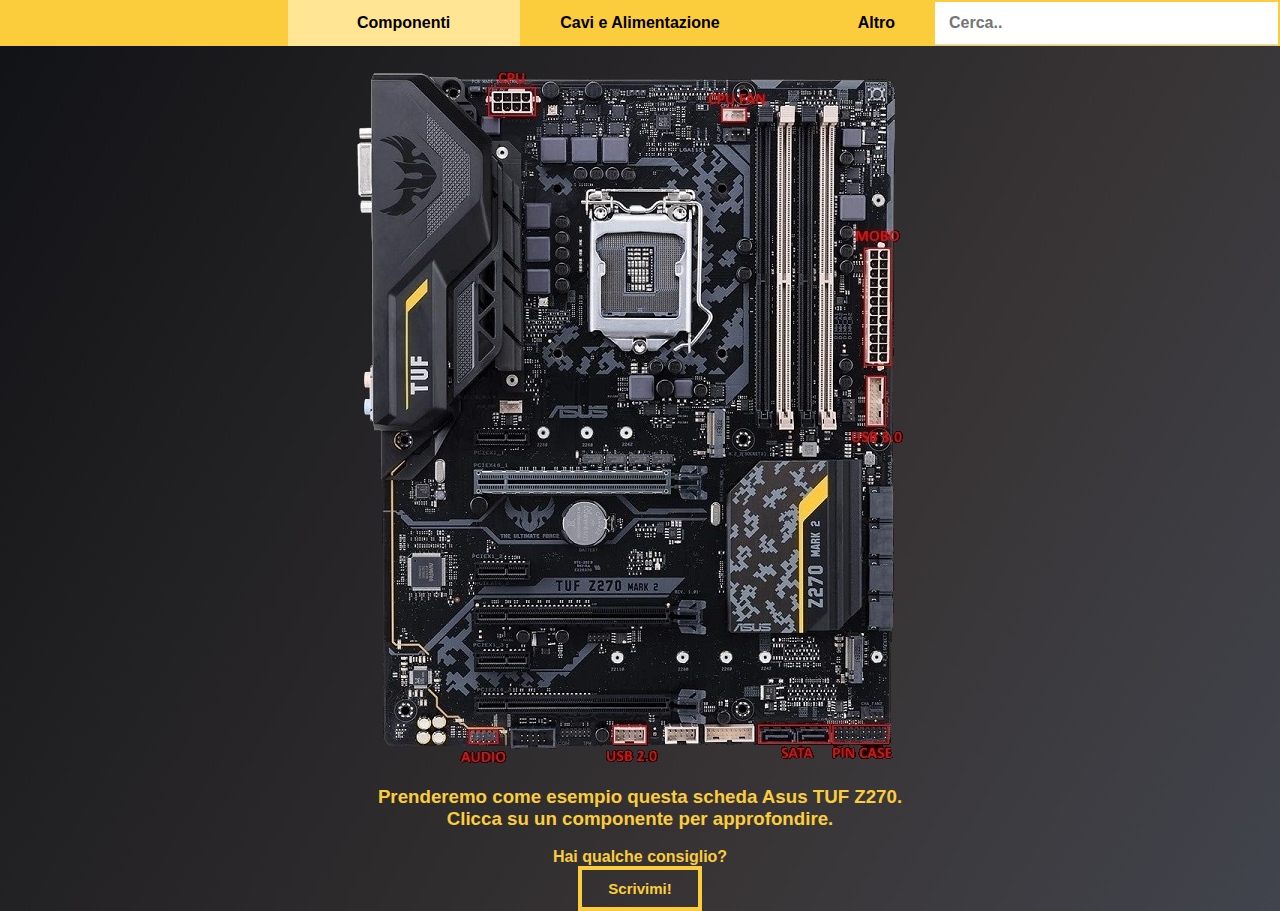
<file: source/home2.html>
<html>
<head>
  <link rel="stylesheet" href="style.css">
  <title> MotherBoard </title>

  <ul> 
    <li class="dropdown active">
      <a href="index.html" class="dropbtn">Componenti</a>
      <div class="dropdown-content">
        <a href="cpu.html">Come installare una CPU</a>
        <a href="ram.html">Come installare la RAM</a>
        <a href="gpu.html">Come installare una GPU</a>
        <a href="m2.html">Come installare un M.2</a>
      </div>
    </li>
    <li class="dropdown">
      <a href="home2.html" class="dropbtn">Cavi e Alimentazione</a>
      <div class="dropdown-content">
        <a href="cavi.html#cpu">Alimentazione CPU</a>
        <a href="cavi.html#fan">Alimentazione ventole</a>
        <a href="cavi.html#mobo">Alimentazione mobo</a>
        <a href="cavi.html#sata">Connettore SATA </a>
        <a href="cavi.html#usb2">Connettore USB 2.0</a>
        <a href="cavi.html#usb3">Connettore USB 3.0</a>
        <a href="cavi.html#audio">Connettore audio</a>
        <a href="cavi.html#pin">PIN case</a>
      </div>
    </li>
    <li class="dropdown">
      <a href="home3.html" class="dropbtn">Altro</a>
      <div class="dropdown-content">
        <a href="connettori.html">Connettori</a>
        <a href="altro.html#cmos">CMOS</a>
        <a href="altro.html#reset">RESET</a>
        <a href="altro.html#south">Southbridge</a>
        <a href="altro.html#viti">Viti case</a>
      </div>
    </ul><br/><br/>

    <div class="down" style='position: fixed; right: 2px; top: 2px;'>
      <input autocomplete="off" type="text" placeholder="Cerca.." size="31" id="myInput" onkeyup="filterFunction()">
      <div id="myDropdown" class="dropcontent">       
        <a href="cpu.html">CPU</a>
        <a href="gpu.html">GPU</a>
        <a href="ram.html">RAM</a>
        <a href="m2.html">M.2</a>
        <a href="cavi.html#cpu">Alimentazione CPU</a>
        <a href="cavi.html#fan">Alimentazione ventole</a>
        <a href="cavi.html#mobo">Alimentazione mobo</a>
        <a href="cavi.html#sata">Connettore SATA</a>
        <a href="cavi.html#usb2">Connettore USB 2.0</a>
        <a href="cavi.html#usb3">Connettore USB 3.0</a>
        <a href="cavi.html#audio">Connettore audio</a>
        <a href="cavi.html#pin">PIN Case</a>
        <a href="connettori.html#usb2">USB 2.0</a>
        <a href="connettori.html#usb3">USB 3.0</a>
        <a href="connettori.html#vga">VGA</a>
        <a href="connettori.html#hdmi">HDMI</a>
        <a href="connettori.html#din">DIN</a>
        <a href="connettori.html#ethernet">ETHERNET</a>
        <a href="connettori.html#audio">Scheda audio</a>
        <a href="altro.html#cmos">CMOS</a>
        <a href="altro.html#cmos">CMOS</a>
        <a href="altro.html#reset">RESET</a>
        <a href="altro.html#south">Southbridge</a>
        <a href="altro.html#viti">Viti case</a>
      </div>
    </div>

    <script>
      function myFunction() {
        var x = document.getElementById("myDropdown");
        var y = document.getElementById("myInput").value;
        if( y == "") x.style.display = "none";
        else x.style.display = "block";
      }

      function filterFunction() {
        myFunction();
        var input, filter, ul, li, a, i;
        input = document.getElementById("myInput");
        filter = input.value.toUpperCase();
        div = document.getElementById("myDropdown");
        a = div.getElementsByTagName("a");
        for (i = 0; i < a.length; i++) {
          txtValue = a[i].textContent || a[i].innerText;
          if (txtValue.toUpperCase().indexOf(filter) > -1) {
            a[i].style.display = "";
          } else {
            a[i].style.display = "none";
          }
        }  
      }
    </script>
    <body>
    <img src="media/mobo/Cavi.png" usemap="#image-map"> 
    <map name="image-map">
      <area href="cavi.html#pin" coords="610,689,553,708" shape="rect">
      <area href="cavi.html#sata" coords="479,687,553,708" shape="rect">
      <area href="cavi.html#usb2" coords="334,690,369,708" shape="rect">
      <area href="cavi.html#usb3" coords="587,339,607,389" shape="rect">
      <area href="cavi.html#audio" coords="187,690,221,709" shape="rect">
      <area href="cavi.html#mobo" coords="585,211,613,332" shape="rect">
      <area href="cavi.html#fan" coords="443,72,468,86" shape="rect">
      <area href="cavi.html#cpu" coords="210,50,256,81" shape="rect">
    </map>

    <h3> 
      Prenderemo come esempio questa scheda Asus TUF Z270. <br/>
      Clicca su un componente per approfondire.
    </h3> <br/> 
    Hai qualche consiglio? <br/>
    <a href="email.html"> 
      <button type="button" class="button"> Scrivimi! </button> 
    </a>
  </body>
  </html>
</file>
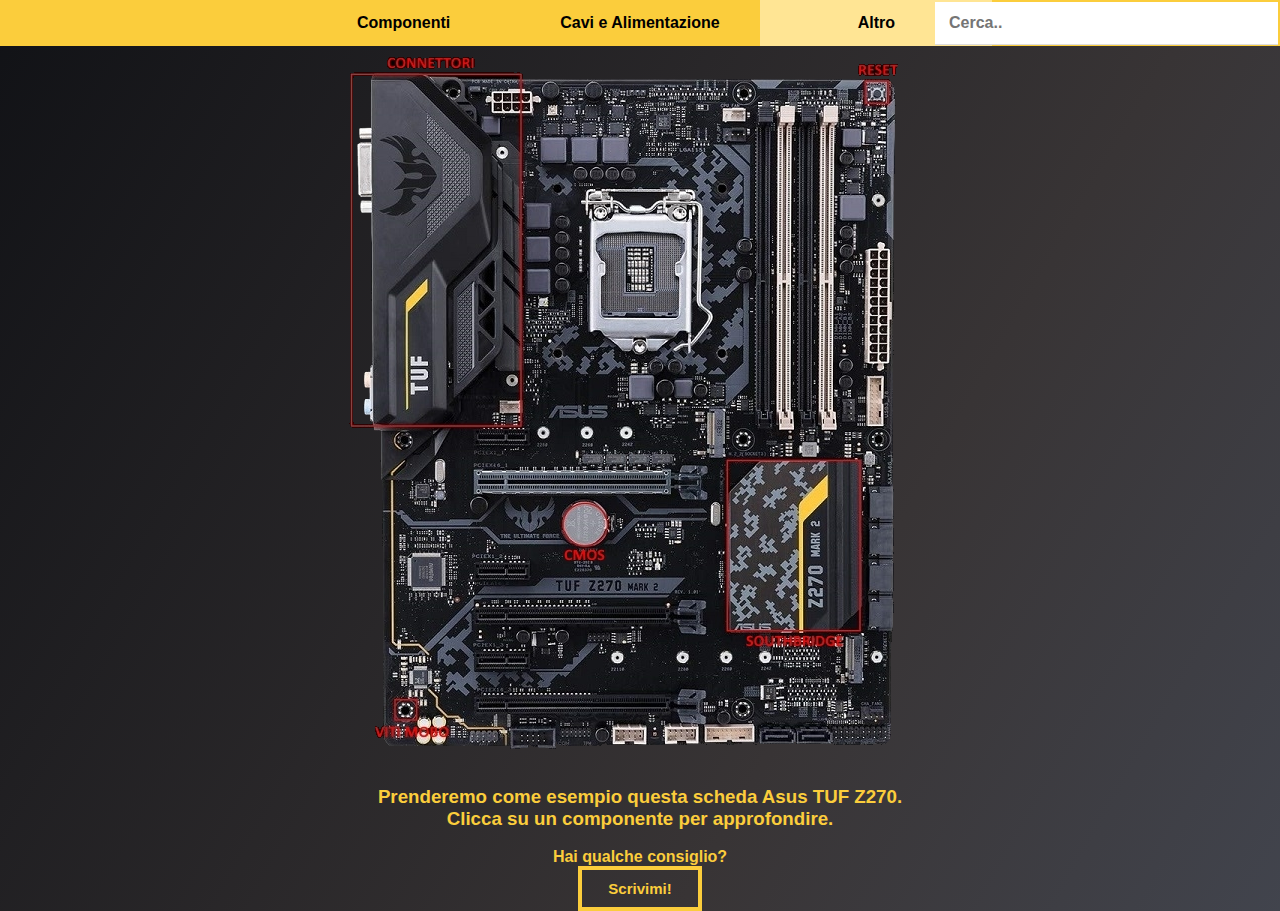
<file: source/home3.html>
<html>
<head>
  <title> Motherboard </title>
  <link rel="stylesheet" href="style.css">
  <title> MotherBoard </title>
</head>

<body>
	<ul> 
    <li class="dropdown">
      <a href="index.html" class="dropbtn">Componenti</a>
      <div class="dropdown-content">
        <a href="cpu.html">Come installare una CPU</a>
        <a href="ram.html">Come installare la RAM</a>
        <a href="gpu.html">Come installare una GPU</a>
        <a href="m2.html">Come installare un M.2</a>
      </div>
    </li>
    <li class="dropdown">
      <a href="home2.html" class="dropbtn">Cavi e Alimentazione</a>
      <div class="dropdown-content">
        <a href="cavi.html#cpu">Alimentazione CPU</a>
        <a href="cavi.html#fan">Alimentazione ventole</a>
        <a href="cavi.html#mobo">Alimentazione mobo</a>
        <a href="cavi.html#sata">Connettore SATA </a>
        <a href="cavi.html#usb2">Connettore USB 2.0</a>
        <a href="cavi.html#usb3">Connettore USB 3.0</a>
        <a href="cavi.html#audio">Connettore audio</a>
        <a href="cavi.html#pin">PIN case</a>
      </div>
    </li>
    <li class="dropdown active">
      <a href="#" class="dropbtn">Altro</a>
      <div class="dropdown-content">
        <a href="connettori.html">Connettori</a>
        <a href="altro.html#cmos">CMOS</a>
        <a href="altro.html#reset">RESET</a>
        <a href="altro.html#south">Southbridge</a>
        <a href="altro.html#viti">Viti case</a>
      </div>
    </ul><br/><br/>

    <div class="down" style='position: fixed; right: 2px; top: 2px;'>
      <input autocomplete="off" type="text" placeholder="Cerca.." size="31" id="myInput" onkeyup="filterFunction()">
      <div id="myDropdown" class="dropcontent">       
        <a href="cpu.html">CPU</a>
        <a href="gpu.html">GPU</a>
        <a href="ram.html">RAM</a>
        <a href="m2.html">M.2</a>
        <a href="cavi.html#cpu">Alimentazione CPU</a>
        <a href="cavi.html#fan">Alimentazione ventole</a>
        <a href="cavi.html#mobo">Alimentazione mobo</a>
        <a href="cavi.html#sata">Connettore SATA</a>
        <a href="cavi.html#usb2">Connettore USB 2.0</a>
        <a href="cavi.html#usb3">Connettore USB 3.0</a>
        <a href="cavi.html#audio">Connettore audio</a>
        <a href="cavi.html#pin">PIN Case</a>
        <a href="connettori.html#usb2">USB 2.0</a>
        <a href="connettori.html#usb3">USB 3.0</a>
        <a href="connettori.html#vga">VGA</a>
        <a href="connettori.html#hdmi">HDMI</a>
        <a href="connettori.html#din">DIN</a>
        <a href="connettori.html#ethernet">ETHERNET</a>
        <a href="connettori.html#audio">Scheda audio</a>
        <a href="altro.html#cmos">CMOS</a>
        <a href="altro.html#cmos">CMOS</a>
        <a href="altro.html#reset">RESET</a>
        <a href="altro.html#south">Southbridge</a>
        <a href="altro.html#viti">Viti case</a>
      </div>
    </div>

    <script>
      function myFunction() {
        var x = document.getElementById("myDropdown");
        var y = document.getElementById("myInput").value;
        if( y == "") x.style.display = "none";
        else x.style.display = "block";
      }

      function filterFunction() {
        myFunction();
        var input, filter, ul, li, a, i;
        input = document.getElementById("myInput");
        filter = input.value.toUpperCase();
        div = document.getElementById("myDropdown");
        a = div.getElementsByTagName("a");
        for (i = 0; i < a.length; i++) {
          txtValue = a[i].textContent || a[i].innerText;
          if (txtValue.toUpperCase().indexOf(filter) > -1) {
            a[i].style.display = "";
          } else {
            a[i].style.display = "none";
          }
        }  
      }
    </script>

    <img src="media/mobo/Altro.png" usemap="#image-map"> 

    <map name="image-map">
      <area href="connettori.html" coords="71,37,244,394" shape="rect">
      <area href="altro.html#viti" coords="116,663,138,685" shape="rect">
      <area href="altro.html#south" coords="446,421,581,597" shape="rect">
      <area href="altro.html#cmos" coords="306,487,24" shape="circle">
      <area href="altro.html#reset" coords="584,44,612,73" shape="rect">
    </map>

    <h3> 
      Prenderemo come esempio questa scheda Asus TUF Z270. <br/>
      Clicca su un componente per approfondire.
    </h3> <br/> 
    Hai qualche consiglio? <br/>
    <a href="email.html"> 
      <button type="button" class="button"> Scrivimi! </button> 
    </a>
  </body>
  </html>
</file>
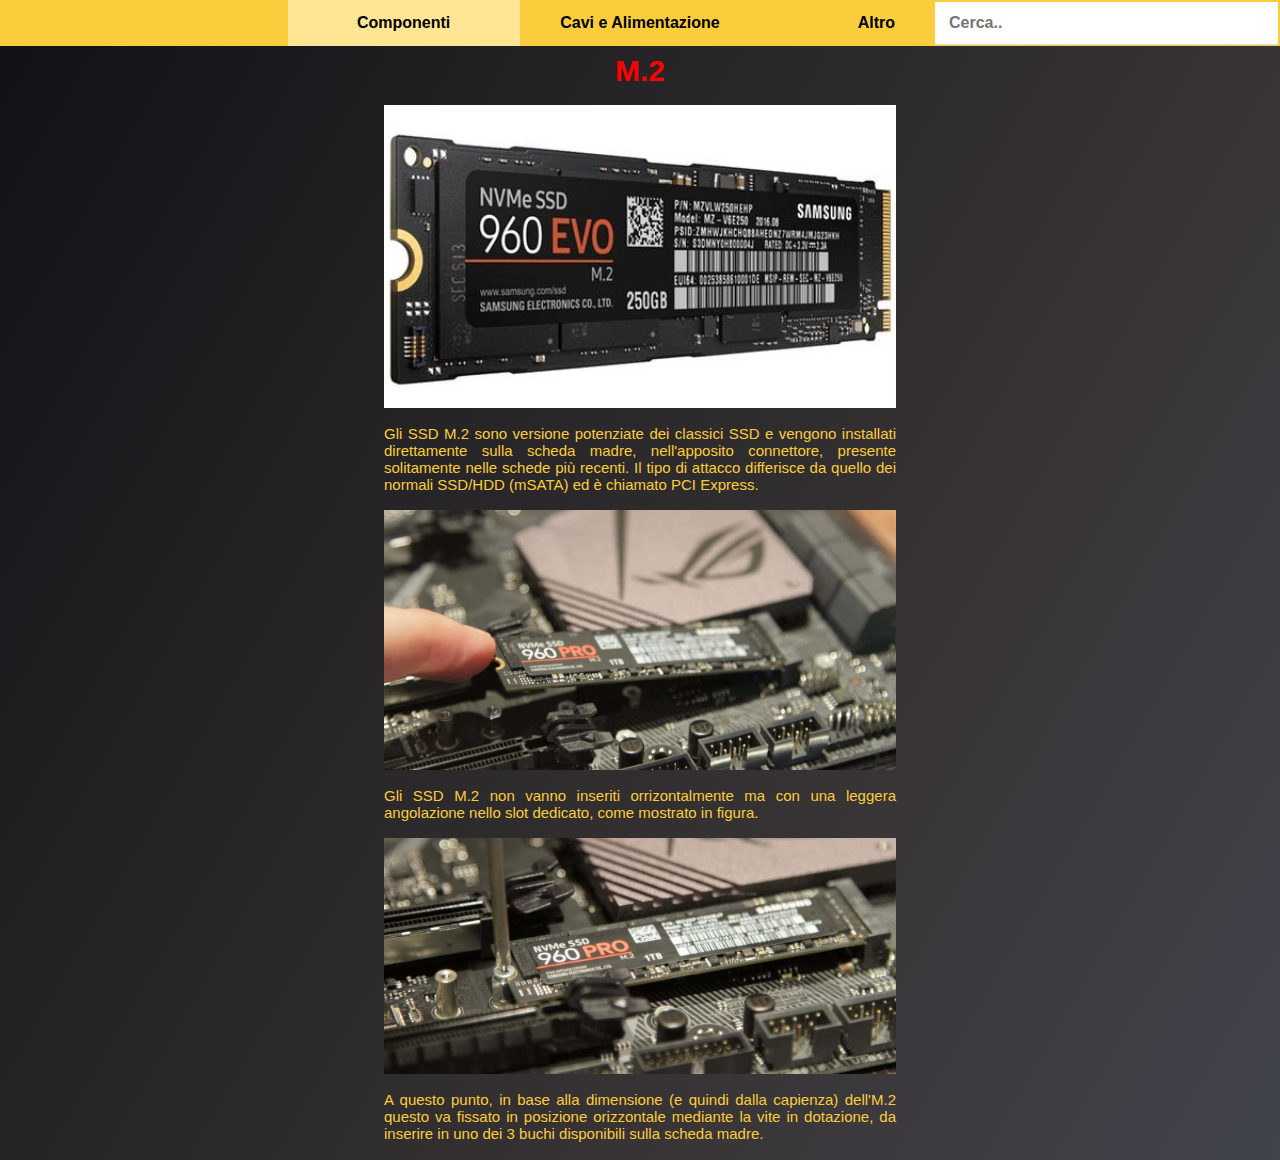
<file: source/m2.html>
<html>
<head>
  <link rel="stylesheet" href="style.css">
  <title> MotherBoard </title>

  <ul> 
    <li class="dropdown active">
      <a href="index.html" class="dropbtn">Componenti</a>
      <div class="dropdown-content">
        <a href="cpu.html">Come installare una CPU</a>
        <a href="ram.html">Come installare la RAM</a>
        <a href="gpu.html">Come installare una GPU</a>
        <a href="m2.html">Come installare un M.2</a>
      </div>
    </li>
    <li class="dropdown">
      <a href="home2.html" class="dropbtn">Cavi e Alimentazione</a>
      <div class="dropdown-content">
        <a href="cavi.html#cpu">Alimentazione CPU</a>
        <a href="cavi.html#fan">Alimentazione ventole</a>
        <a href="cavi.html#mobo">Alimentazione mobo</a>
        <a href="cavi.html#sata">Connettore SATA </a>
        <a href="cavi.html#usb2">Connettore USB 2.0</a>
        <a href="cavi.html#usb3">Connettore USB 3.0</a>
        <a href="cavi.html#audio">Connettore audio</a>
        <a href="cavi.html#pin">PIN case</a>
      </div>
    </li>
    <li class="dropdown">
      <a href="home3.html" class="dropbtn">Altro</a>
      <div class="dropdown-content">
        <a href="connettori.html">Connettori</a>
        <a href="altro.html#cmos">CMOS</a>
        <a href="altro.html#reset">RESET</a>
        <a href="altro.html#south">Southbridge</a>
        <a href="altro.html#viti">Viti case</a>
      </div>
    </ul><br/><br/><br/>

    <div class="down" style='position: fixed; right: 2px; top: 2px;'>
      <input autocomplete="off" type="text" placeholder="Cerca.." size="31" id="myInput" onkeyup="filterFunction()">
      <div id="myDropdown" class="dropcontent">       
        <a href="cpu.html">CPU</a>
        <a href="gpu.html">GPU</a>
        <a href="ram.html">RAM</a>
        <a href="m2.html">M.2</a>
        <a href="cavi.html#cpu">Alimentazione CPU</a>
        <a href="cavi.html#fan">Alimentazione ventole</a>
        <a href="cavi.html#mobo">Alimentazione mobo</a>
        <a href="cavi.html#sata">Connettore SATA</a>
        <a href="cavi.html#usb2">Connettore USB 2.0</a>
        <a href="cavi.html#usb3">Connettore USB 3.0</a>
        <a href="cavi.html#audio">Connettore audio</a>
        <a href="cavi.html#pin">PIN Case</a>
        <a href="connettori.html#usb2">USB 2.0</a>
        <a href="connettori.html#usb3">USB 3.0</a>
        <a href="connettori.html#vga">VGA</a>
        <a href="connettori.html#hdmi">HDMI</a>
        <a href="connettori.html#din">DIN</a>
        <a href="connettori.html#ethernet">ETHERNET</a>
        <a href="connettori.html#audio">Scheda audio</a>
        <a href="altro.html#cmos">CMOS</a>
        <a href="altro.html#cmos">CMOS</a>
        <a href="altro.html#reset">RESET</a>
        <a href="altro.html#south">Southbridge</a>
        <a href="altro.html#viti">Viti case</a>
      </div>
    </div>

    <script>
      function myFunction() {
        var x = document.getElementById("myDropdown");
        var y = document.getElementById("myInput").value;
        if( y == "") x.style.display = "none";
        else x.style.display = "block";
      }

      function filterFunction() {
        myFunction();
        var input, filter, ul, li, a, i;
        input = document.getElementById("myInput");
        filter = input.value.toUpperCase();
        div = document.getElementById("myDropdown");
        a = div.getElementsByTagName("a");
        for (i = 0; i < a.length; i++) {
          txtValue = a[i].textContent || a[i].innerText;
          if (txtValue.toUpperCase().indexOf(filter) > -1) {
            a[i].style.display = "";
          } else {
            a[i].style.display = "none";
          }
        }  
      }
    </script>
    <body>
    <div class="center">
      <h1 style="color:red"> M.2 </h1> <br/>
      <img src="media/m2/m2.jpg" width=100%> <br/> <br/>
      Gli SSD M.2 sono versione potenziate dei classici SSD e vengono installati direttamente sulla scheda madre, nell'apposito connettore, presente solitamente
      nelle schede pi&ugrave; recenti. Il tipo di attacco differisce da quello dei normali SSD/HDD (mSATA) ed &egrave; chiamato PCI Express.<br/> <br/>
      <img src="media/m2/m2 ins.jpg" width=100%> <br/> <br/>
      Gli SSD M.2 non vanno inseriti orrizontalmente ma con una leggera angolazione nello slot dedicato, come mostrato in figura. <br/> <br/>
      <img src="media/m2/m2 ins2.jpg" width=100%> <br/> <br/>
      A questo punto, in base alla dimensione (e quindi dalla capienza) dell'M.2 questo va fissato in posizione orizzontale mediante la vite in dotazione, da inserire
      in uno dei 3 buchi disponibili sulla scheda madre.
    </div><br/>
  </body>
  </html>
</file>
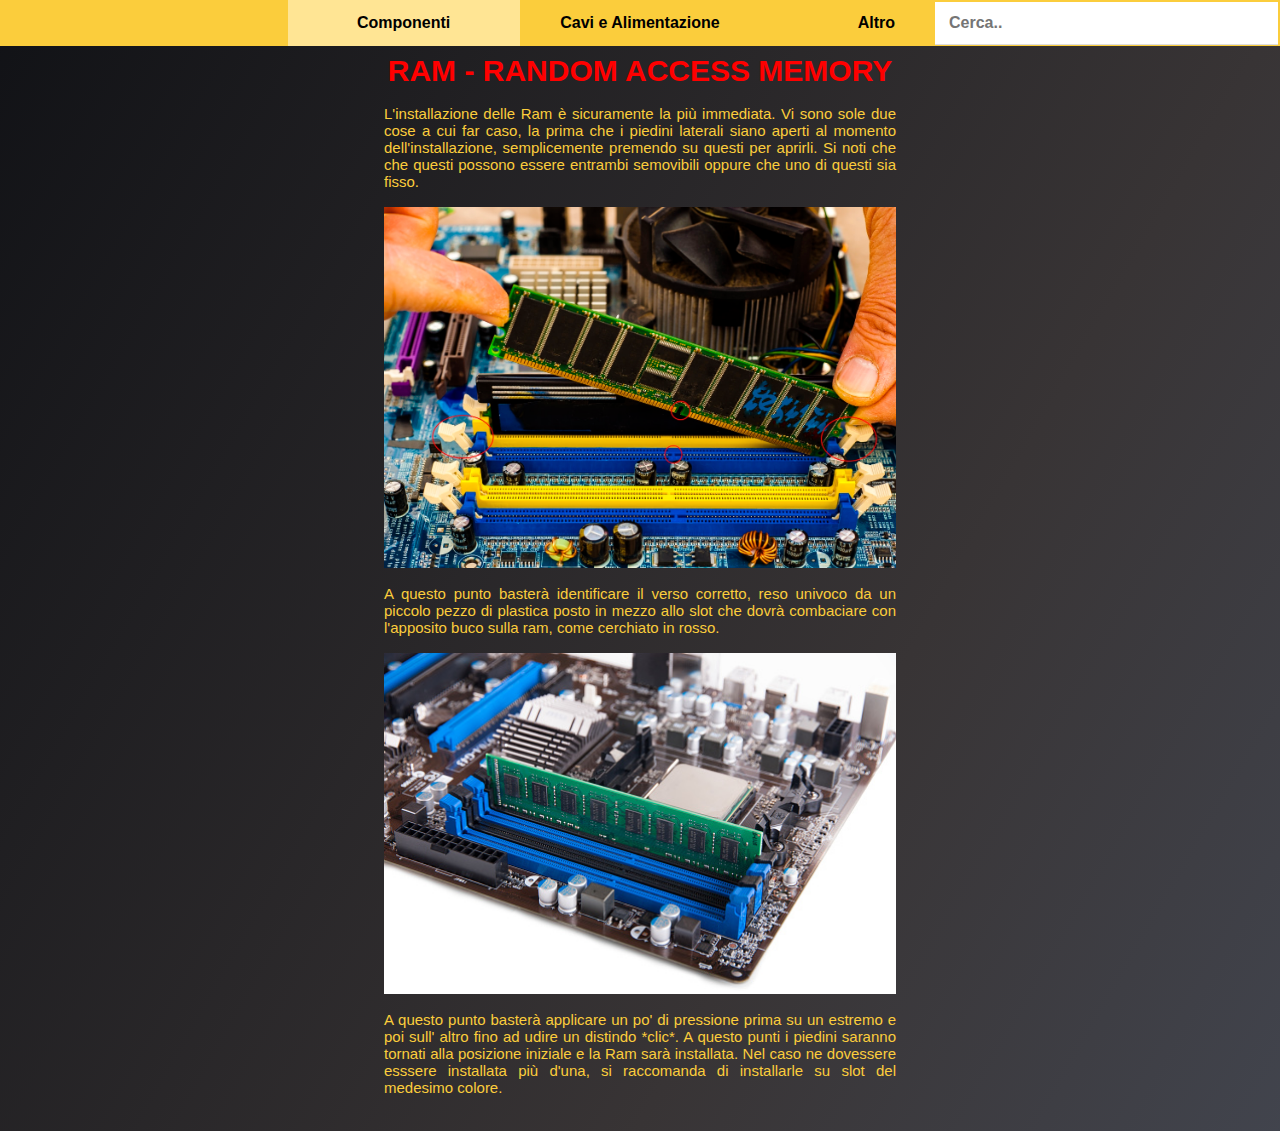
<file: source/ram.html>
<html>
<head>
  <link rel="stylesheet" href="style.css">
  <title> MotherBoard </title>

  <ul> 
    <li class="dropdown active">
      <a href="index.html" class="dropbtn">Componenti</a>
      <div class="dropdown-content">
        <a href="cpu.html">Come installare una CPU</a>
        <a href="ram.html">Come installare la RAM</a>
        <a href="gpu.html">Come installare una GPU</a>
        <a href="m2.html">Come installare un M.2</a>
      </div>
    </li>
    <li class="dropdown">
      <a href="home2.html" class="dropbtn">Cavi e Alimentazione</a>
      <div class="dropdown-content">
        <a href="cavi.html#cpu">Alimentazione CPU</a>
        <a href="cavi.html#fan">Alimentazione ventole</a>
        <a href="cavi.html#mobo">Alimentazione mobo</a>
        <a href="cavi.html#sata">Connettore SATA </a>
        <a href="cavi.html#usb2">Connettore USB 2.0</a>
        <a href="cavi.html#usb3">Connettore USB 3.0</a>
        <a href="cavi.html#audio">Connettore audio</a>
        <a href="cavi.html#pin">PIN case</a>
      </div>
    </li>
    <li class="dropdown">
      <a href="home3.html" class="dropbtn">Altro</a>
      <div class="dropdown-content">
        <a href="connettori.html">Connettori</a>
        <a href="altro.html#cmos">CMOS</a>
        <a href="altro.html#reset">RESET</a>
        <a href="altro.html#south">Southbridge</a>
        <a href="altro.html#viti">Viti case</a>
      </div>
    </ul><br/><br/><br/>

    <div class="down" style='position: fixed; right: 2px; top: 2px;'>
      <input autocomplete="off" type="text" placeholder="Cerca.." size="31" id="myInput" onkeyup="filterFunction()">
      <div id="myDropdown" class="dropcontent">       
        <a href="cpu.html">CPU</a>
        <a href="gpu.html">GPU</a>
        <a href="ram.html">RAM</a>
        <a href="m2.html">M.2</a>
        <a href="cavi.html#cpu">Alimentazione CPU</a>
        <a href="cavi.html#fan">Alimentazione ventole</a>
        <a href="cavi.html#mobo">Alimentazione mobo</a>
        <a href="cavi.html#sata">Connettore SATA</a>
        <a href="cavi.html#usb2">Connettore USB 2.0</a>
        <a href="cavi.html#usb3">Connettore USB 3.0</a>
        <a href="cavi.html#audio">Connettore audio</a>
        <a href="cavi.html#pin">PIN Case</a>
        <a href="connettori.html#usb2">USB 2.0</a>
        <a href="connettori.html#usb3">USB 3.0</a>
        <a href="connettori.html#vga">VGA</a>
        <a href="connettori.html#hdmi">HDMI</a>
        <a href="connettori.html#din">DIN</a>
        <a href="connettori.html#ethernet">ETHERNET</a>
        <a href="connettori.html#audio">Scheda audio</a>
        <a href="altro.html#cmos">CMOS</a>
        <a href="altro.html#cmos">CMOS</a>
        <a href="altro.html#reset">RESET</a>
        <a href="altro.html#south">Southbridge</a>
        <a href="altro.html#viti">Viti case</a>
      </div>
    </div>

    <script>
      function myFunction() {
        var x = document.getElementById("myDropdown");
        var y = document.getElementById("myInput").value;
        if( y == "") x.style.display = "none";
        else x.style.display = "block";
      }

      function filterFunction() {
        myFunction();
        var input, filter, ul, li, a, i;
        input = document.getElementById("myInput");
        filter = input.value.toUpperCase();
        div = document.getElementById("myDropdown");
        a = div.getElementsByTagName("a");
        for (i = 0; i < a.length; i++) {
          txtValue = a[i].textContent || a[i].innerText;
          if (txtValue.toUpperCase().indexOf(filter) > -1) {
            a[i].style.display = "";
          } else {
            a[i].style.display = "none";
          }
        }  
      }
    </script>
    <body>
<div class="center">
<h1 style="color:red"> RAM - RANDOM ACCESS MEMORY </h1> <br/>
L'installazione delle Ram &egrave sicuramente la pi&ugrave; immediata. 
Vi sono sole due cose a cui far caso, la prima che i piedini laterali siano aperti al 
momento dell'installazione, semplicemente premendo su questi per aprirli. Si noti 
che che questi possono essere entrambi semovibili oppure che uno di questi sia fisso. <br/><br/>
<img src="media/ram/slot.jpg" width=100%> <br/> <br/>
A questo punto baster&agrave; identificare il verso corretto, reso univoco da un piccolo 
pezzo di plastica posto in mezzo allo slot che dovr&agrave; combaciare con l'apposito buco
sulla ram, come cerchiato in rosso. <br/><br/>
<img src="media/ram/ram.jpg" width=100%> <br/> <br/>
A questo punto baster&agrave; applicare un po' di pressione prima su un estremo e poi sull'
altro fino ad udire un distindo *clic*. A questo punti i  piedini saranno tornati alla
posizione iniziale e la Ram sar&agrave; installata. Nel caso ne dovessere esssere installata pi&ugrave; d'una, si raccomanda di installarle su
slot del medesimo colore.<br/><br/>
</div>
<br/>

</body>
</html>
</file>
<file: source/style.css>
*
{
	padding: 0px;
	margin: 0px;
	font-family: Arial;
	font-weight: bold;
  color: #FBCD3C;  
  text-align: center;	
  scroll-behavior: smooth; 
}

body
{  
  background: linear-gradient(-60deg, #111216, #383435, #4B5465, #8C94A1, #4B5465, #383435, #111216);
  background-size: 400% 400%;
  animation: gradientBG 14s ease infinite;
}

textarea, input
{
  text-align: justify;
  color: #000;
  resize: none;
}

select, option
{
  color:#000;
  font-weight: bold;
}

@keyframes gradientBG 
{
  0% 
  {
    background-position: 0% 50%;
  }
  50% 
  {
    background-position: 100% 50%;
  }
  100% 
  {
    background-position: 0% 50%;
  }
}

.center
{
	font-size: 15;
	font-weight: normal;
	margin: auto;
	width: 40%;
	text-align: justify;	
}

h4
{
	font-size: 15;
	font-weight: bold;
	text-align: left;	
	color: red;
}

.button 
{
  background-color: Transparent;
  border: 4px solid #FBCD3C;  
  padding: 10px 26px;
  text-align: center;
  font-size: 15px;
  color: #FBCD3C;  
  cursor: pointer;
}

.button:hover 
{
  background-color: grey;
}

/* ============================ NAVBAR ============================================================================= */

ul 
{
  list-style-type: none;
  margin: 0;
  padding: 0;
  background-color: #FBCD3C;  
  width: 100%;
  top: 0;
  position: fixed;
  z-index: 10;
}

a
{
  text-align:center;
  width: 200px;   
}

li a, .dropbtn 
{
  display: inline-block;
  color: black;
  font-weight: bold;
  text-align: center;
  padding: 14px 16px;
  text-decoration: none;
}

li a:hover, .dropdown:hover .dropbtn {
  background-color: #FFE594;
}

li.dropdown {
  display: inline-block;
}

.dropdown-content {
  display: none;
  position: absolute;
  background-color: #FBCD3C;
  box-shadow: 0px 8px 16px 0px rgba(0,0,0,2);
  z-index: 1;
}

.dropdown-content a:hover 
{
  background-color: #FFE594;
}

.dropdown-content a {
  color: black;
  padding: 12px 16px;
  text-decoration: none;
  display: block;
  text-align: left;
}

.dropdown-content a:hover 
{
  background-color: #FFE594;
}

.dropdown:hover .dropdown-content 
{
  display: block;
}

.active
{
  background-color: #FFE594;
}

/* ============================ SEARCH ============================================================================= */

.drop {
  background-color: #4CAF50;
  color: white;
  padding: 16px;
  font-size: 16px;
  border: none;
  cursor: pointer;  
}

.down
{
  z-index: 200;
}

#myInput {
  font-size: 16px;
  font-weight: bold;
  padding: 12px 0px 12px 14px;
  border: none;
  border-bottom: 1px solid #ddd;
}

.dropcontent {  
  background-color: #FBCD3C;
  border: 1px solid #ddd;
  z-index: 1;
  display: none;
}

.dropcontent a {
  color: black;
  padding: 12px 16px;
  width: 290px;
  text-decoration: none;
  display: block;
}

.down a:hover {
background-color: #FFE594;
}

.show {display: block;}

/* ============================ BUTTON TORNA SU ============================================================================= */

#myBtn 
{
  display: none;
  position: fixed;
  bottom: 20px;
  right: 30px;
  z-index: 99;
  border: none;
  background-color: #FBCD3C;
  color: white;
  cursor: pointer;
  padding: 15px;
  border-radius: 4px;
}

#myBtn:hover 
{
  background-color: grey;
}
</file>
